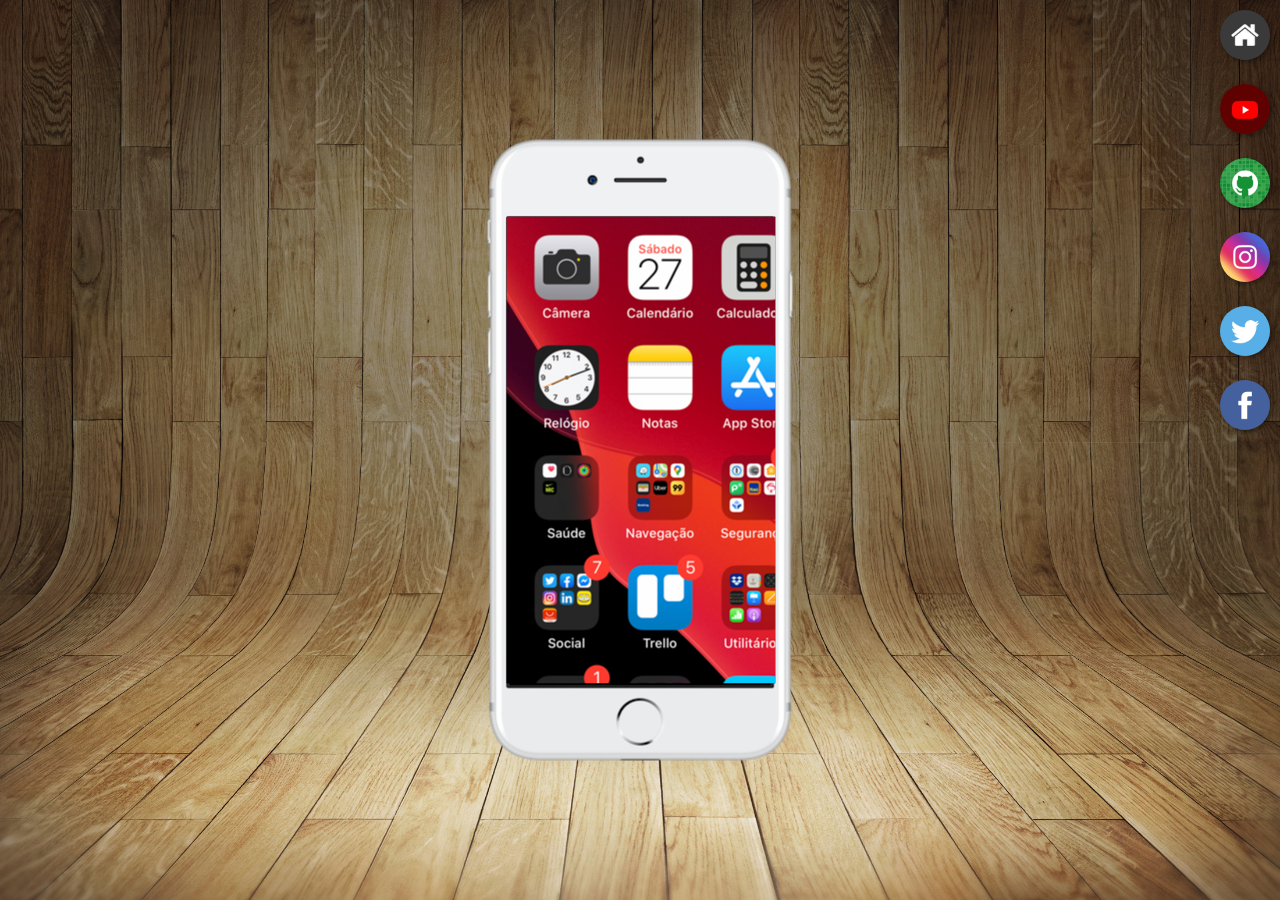
<file: index.html>
<!DOCTYPE html>
<html lang="pt-br">
<head>
    <meta charset="UTF-8">
    <meta name="viewport" content="width=device-width, initial-scale=1.0">
    <title>Projetos Redes Socias</title>
    <link rel="shortcut icon" href="favicon.ico" type="image/x-icon">
    <link rel="stylesheet" href="Estilos/style.css">
</head>
<body>
     <main>
        <section id="telefone">
        <iframe src="home.html" name="tela" id="tela" frameborder="0">seu navrgador não é compativel com isso.</iframe>
        </section>
        <section id="redes-sociais">
        <a href="home.html" target="tela"><img src="imagens/logo-home.jpg" alt="Home"></a><br>
        <a href="youtube.html" target="tela"><img src="imagens/logo-youtube.jpg" alt="youtube"></a><br>
        <a href="github.html" target="tela"><img src="imagens/logo-github.jpg" alt="github"></a><br>
        <a href="instagram.html " target="tela"><img src="imagens/logo-instagram.jpg" alt="instagram"></a><br>
        <a href="twitter.html" target="tela"><img src="imagens/logo-twitter.jpg" alt="twitter"></a><br>
        <a href="facebook.html" target="tela"><img src="imagens/logo-facebook.jpg" alt=""></a>
        </section>
     </main>   
</body>
</html>
</file>
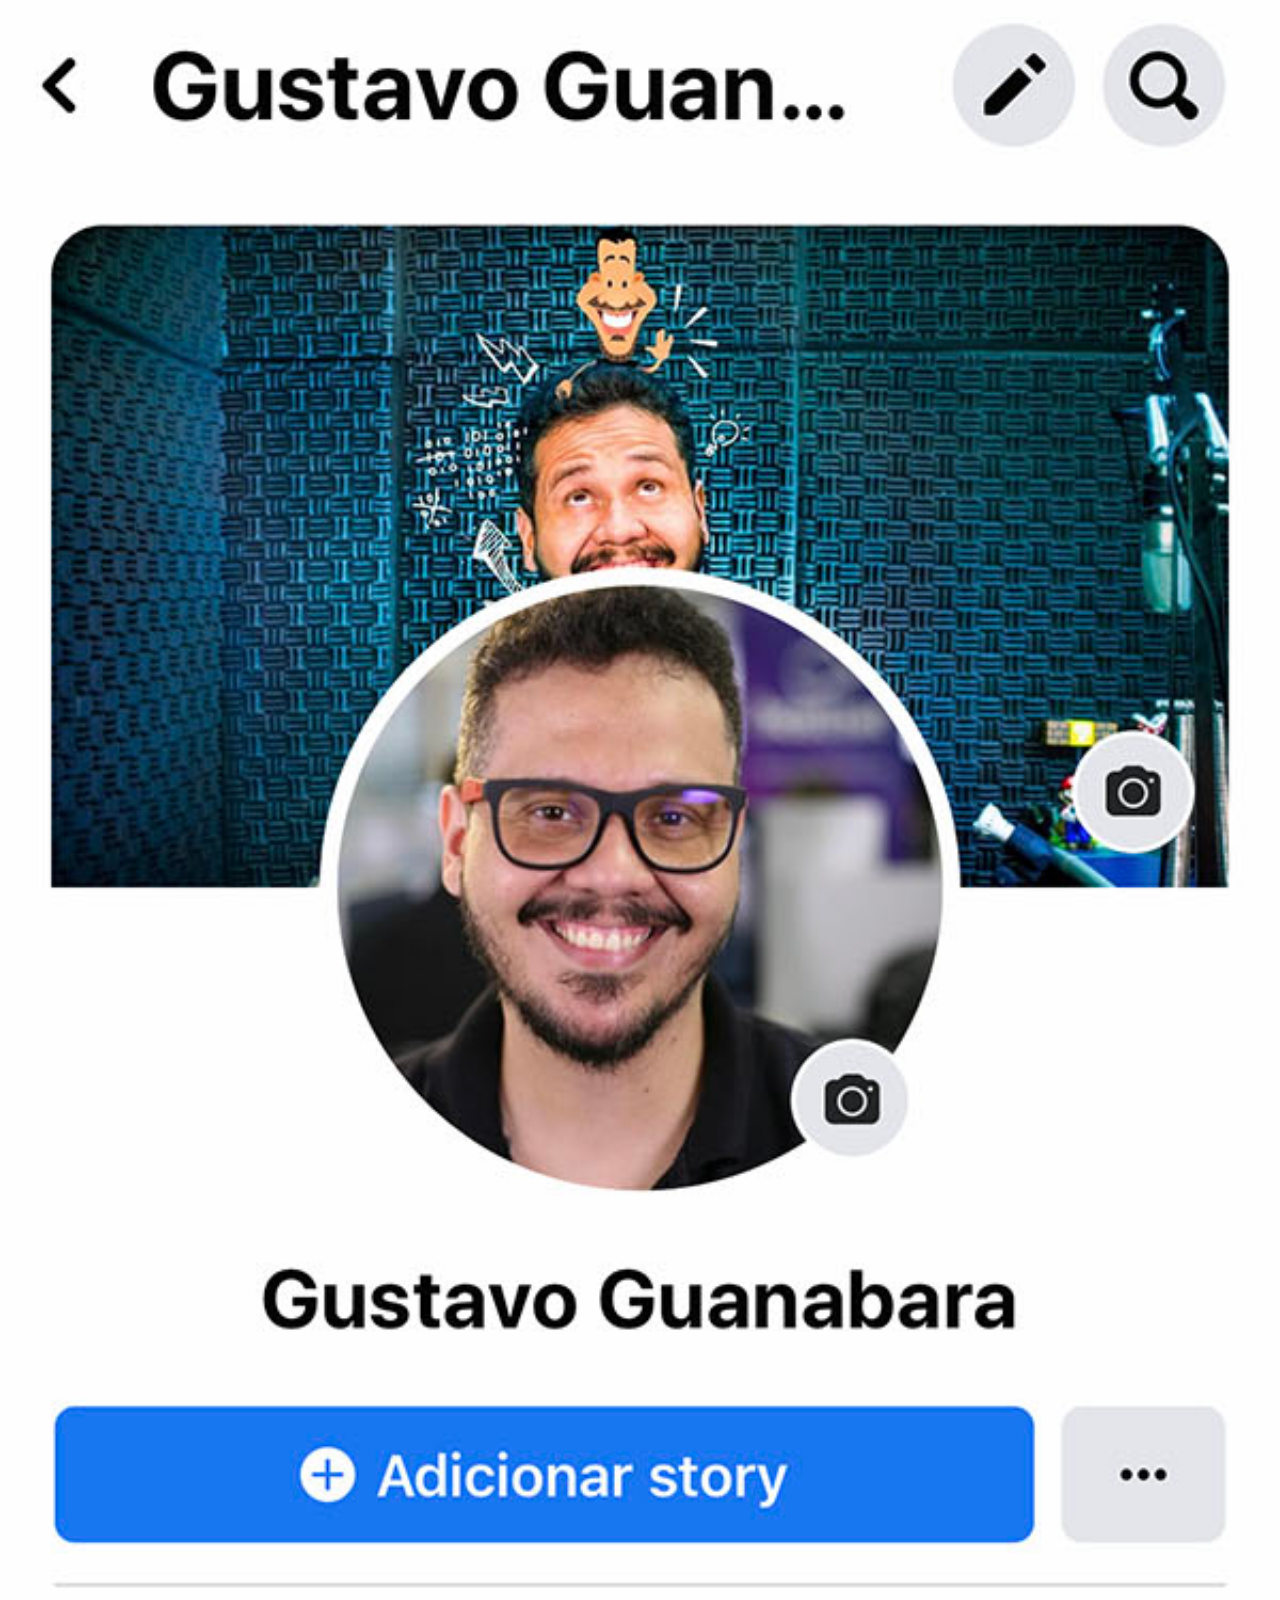
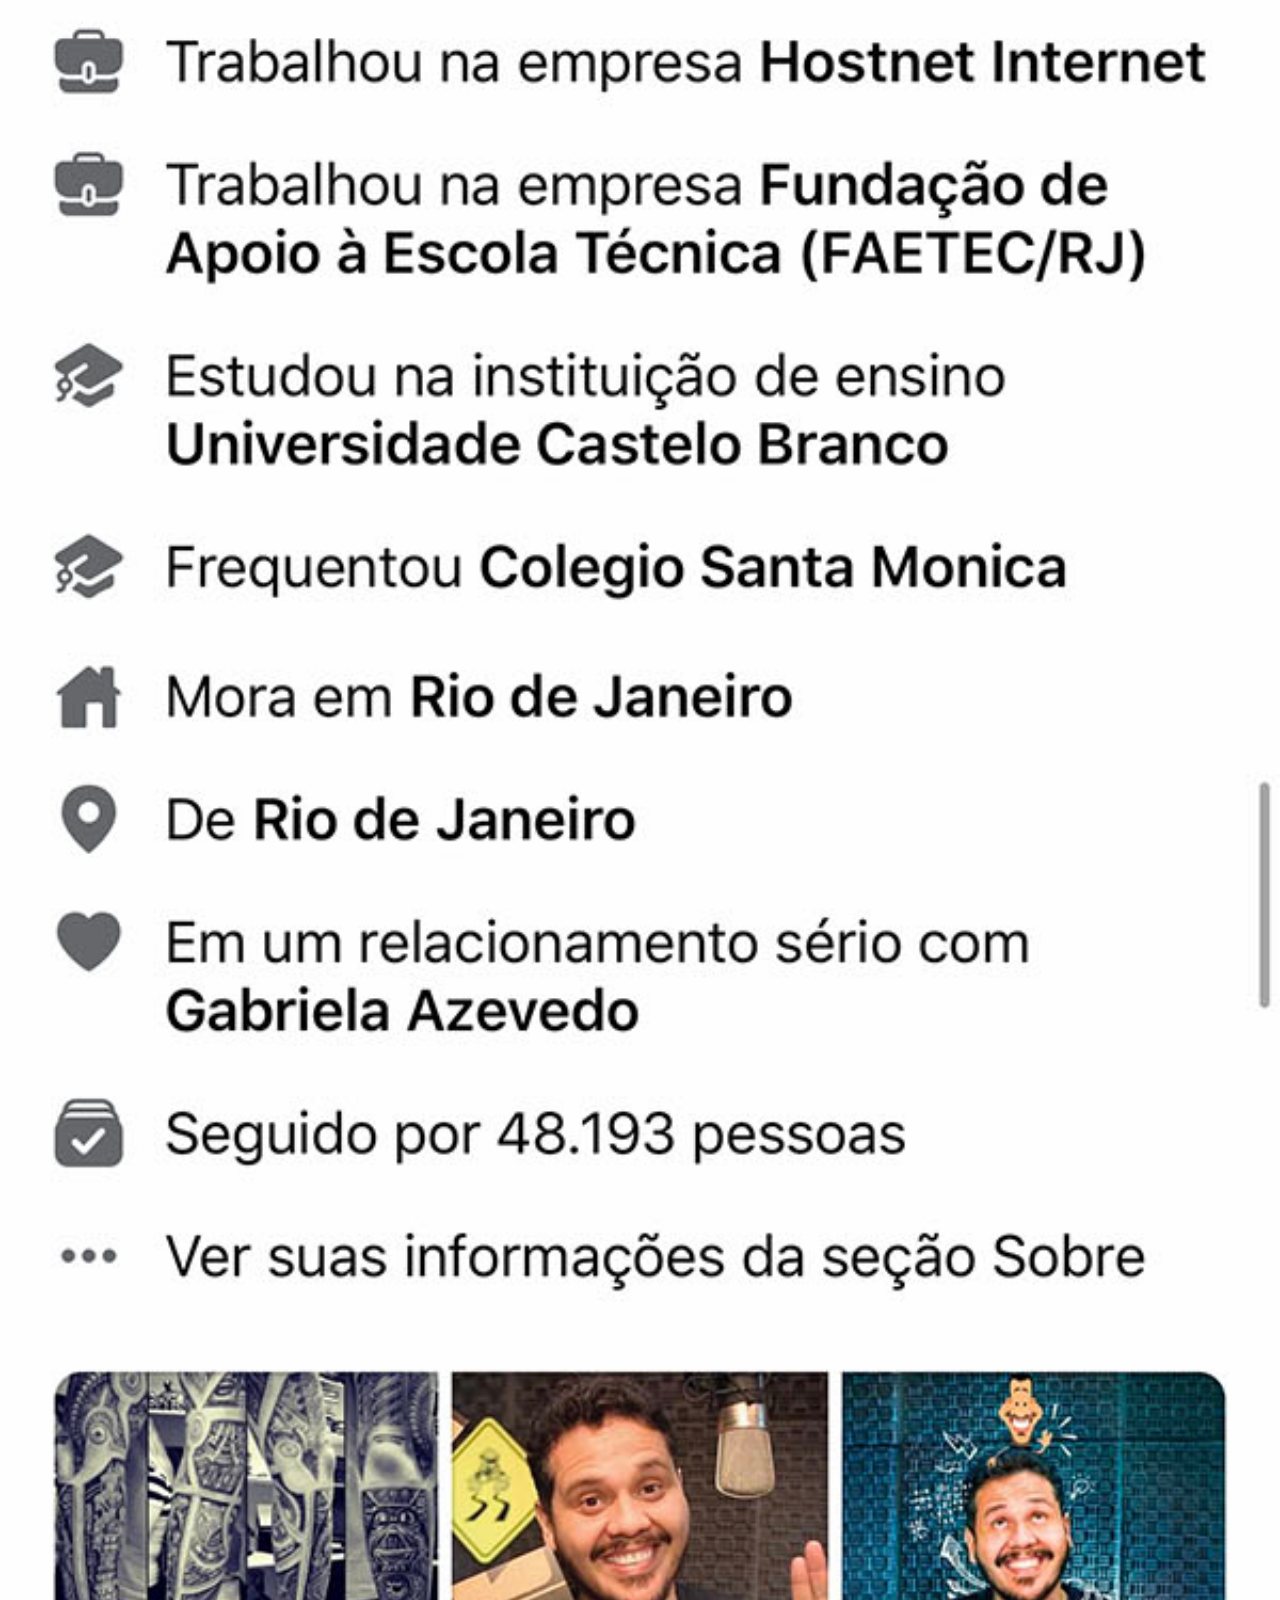
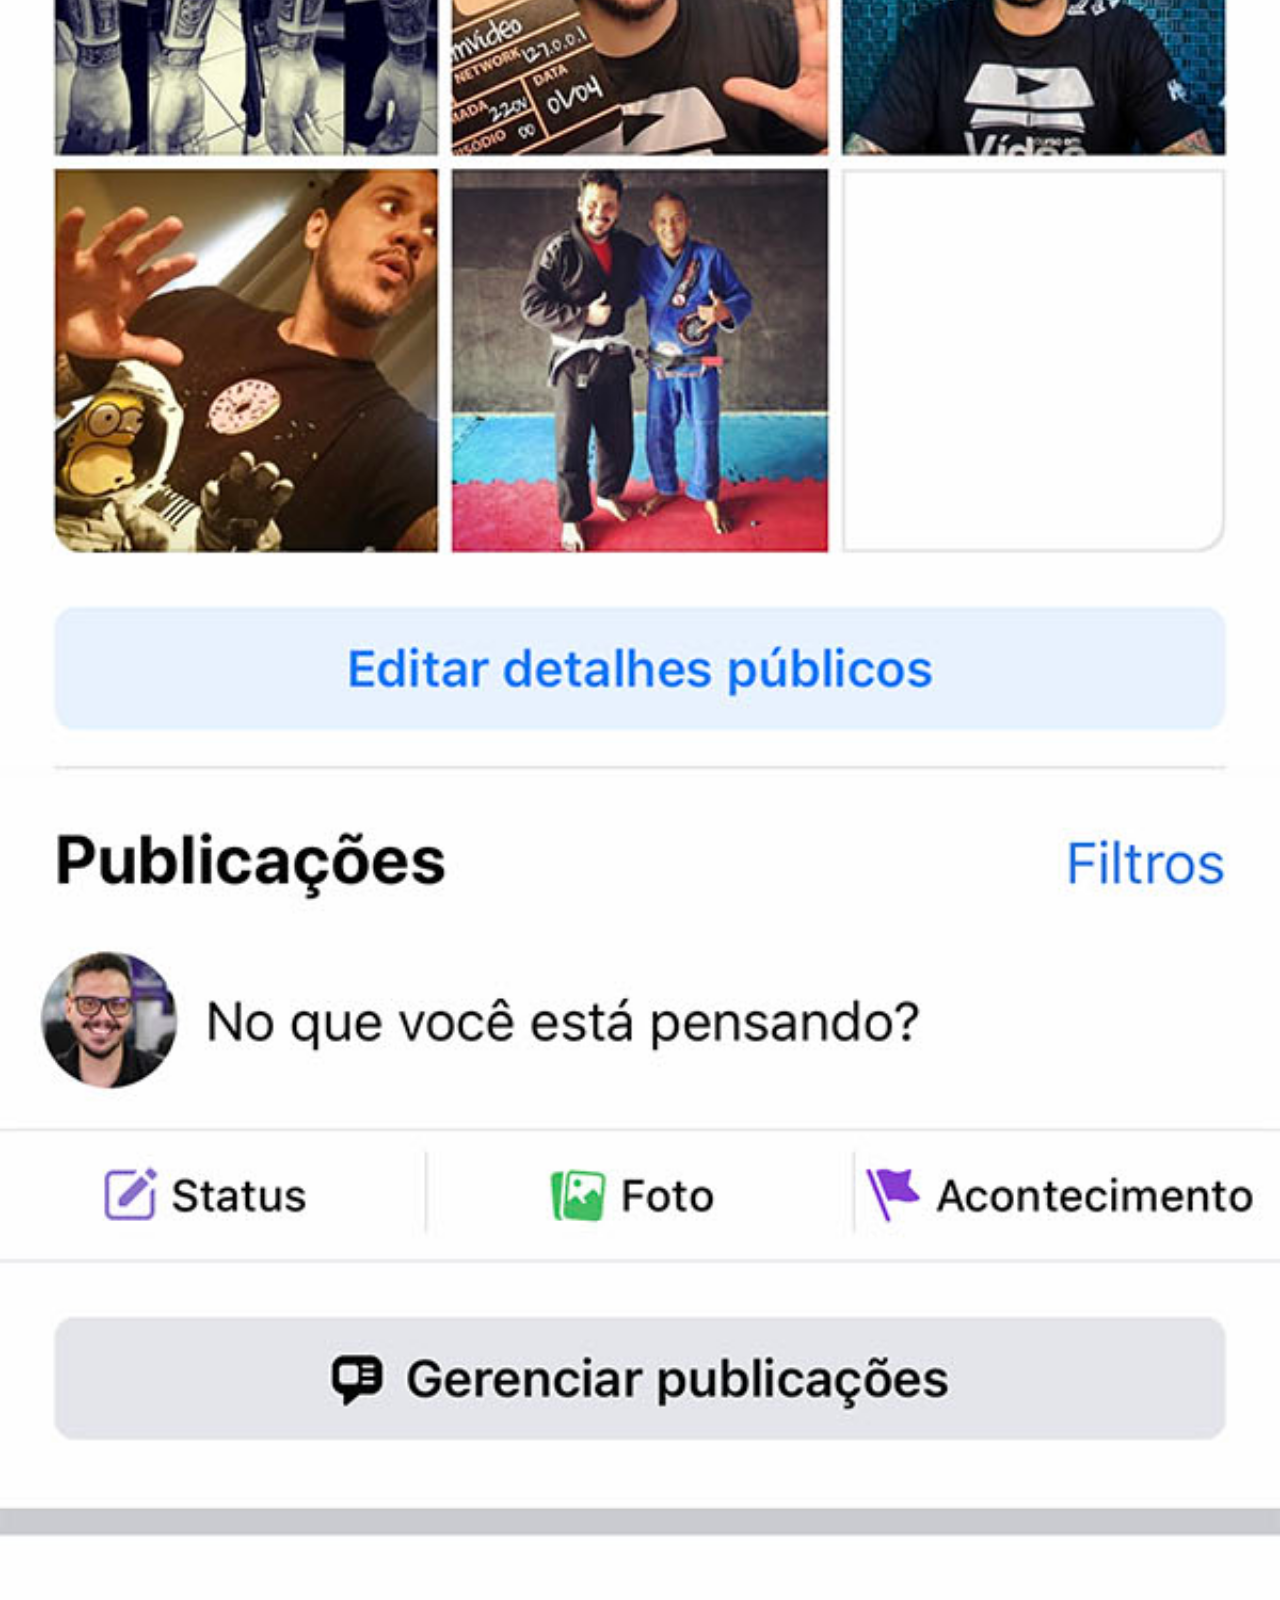
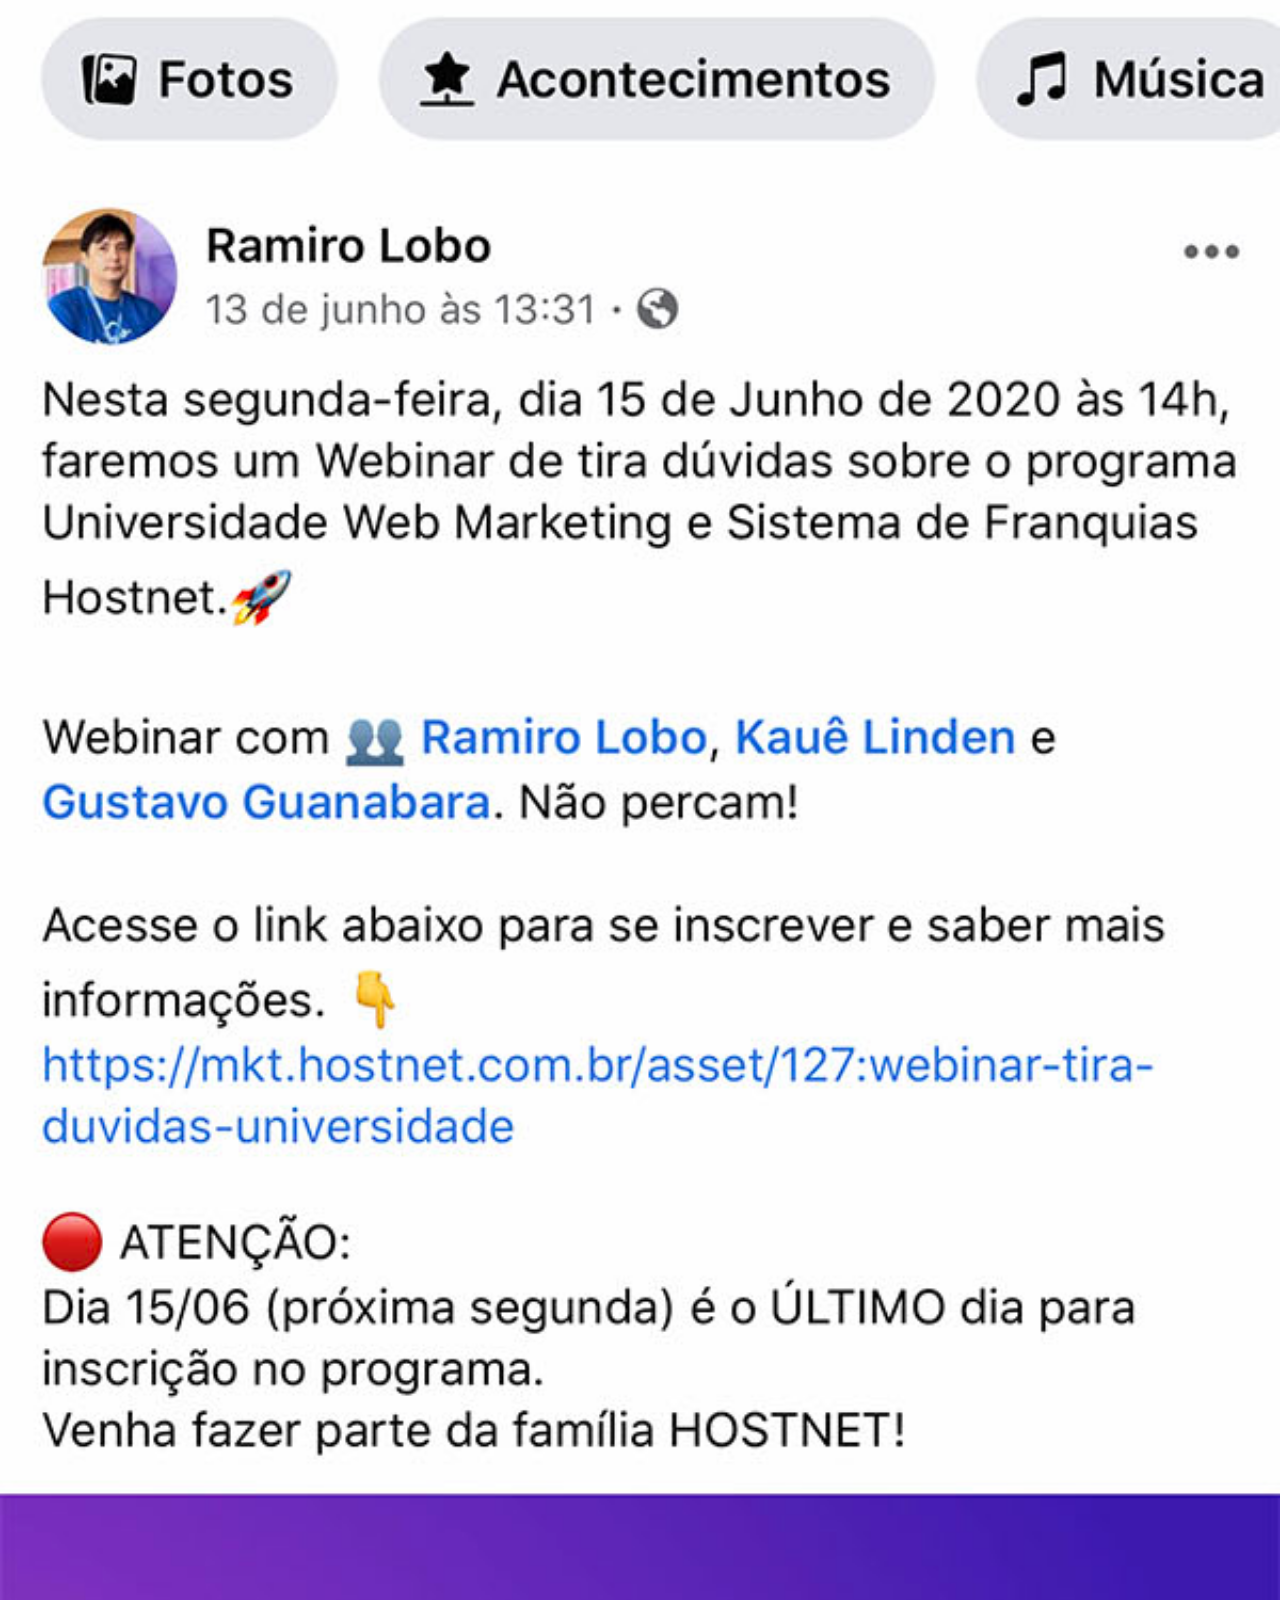
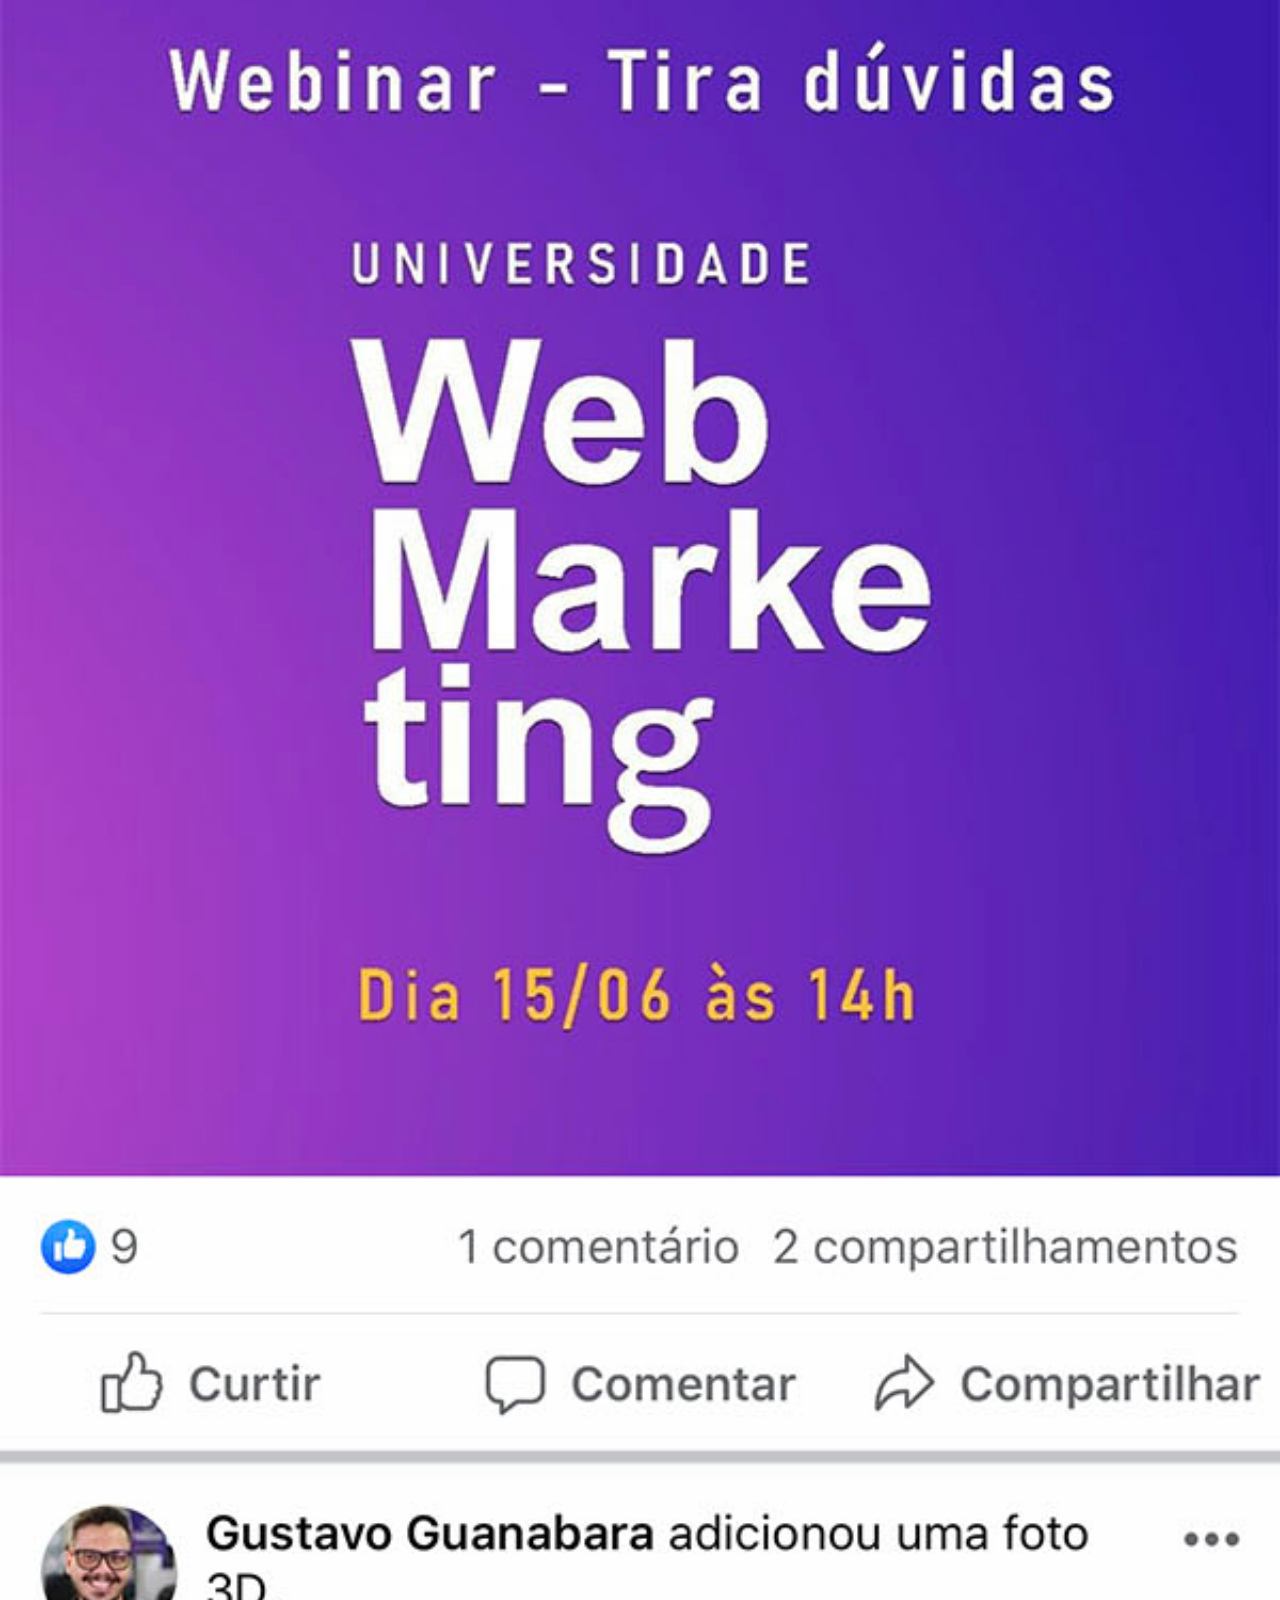
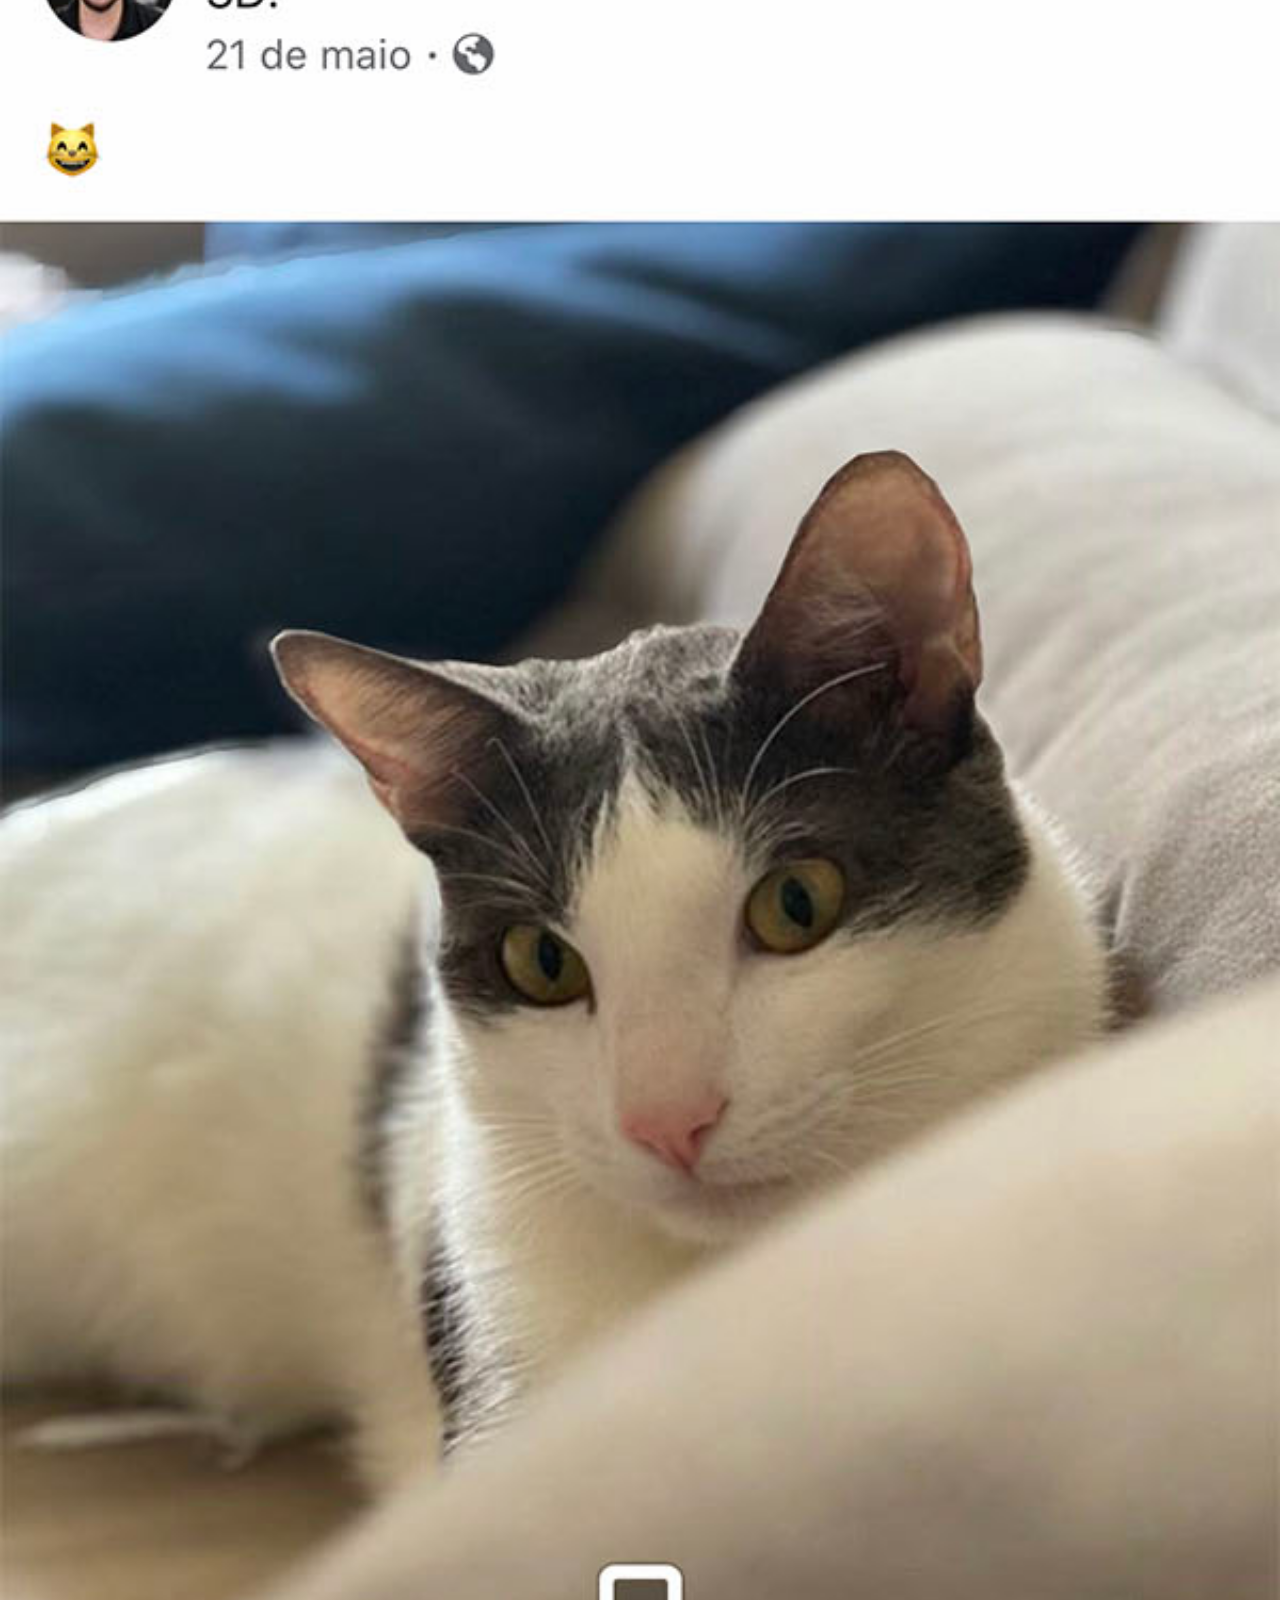
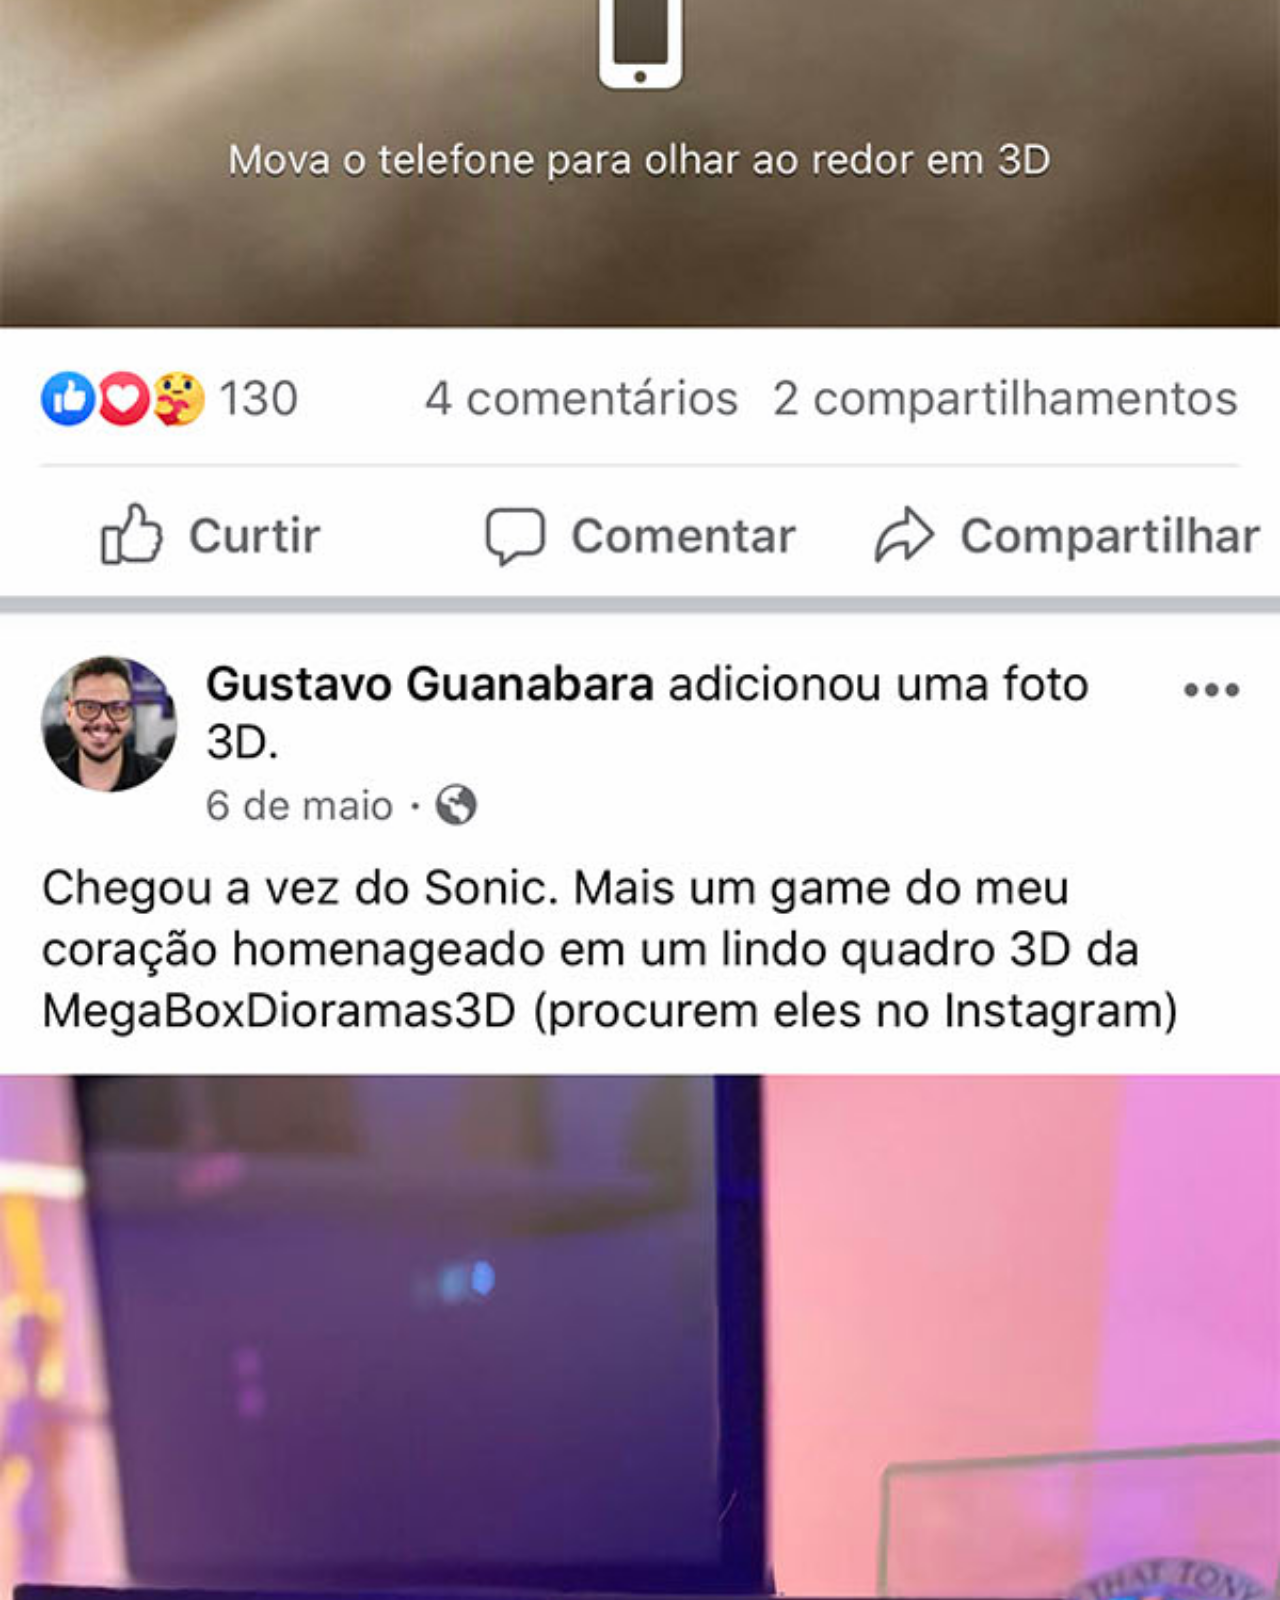
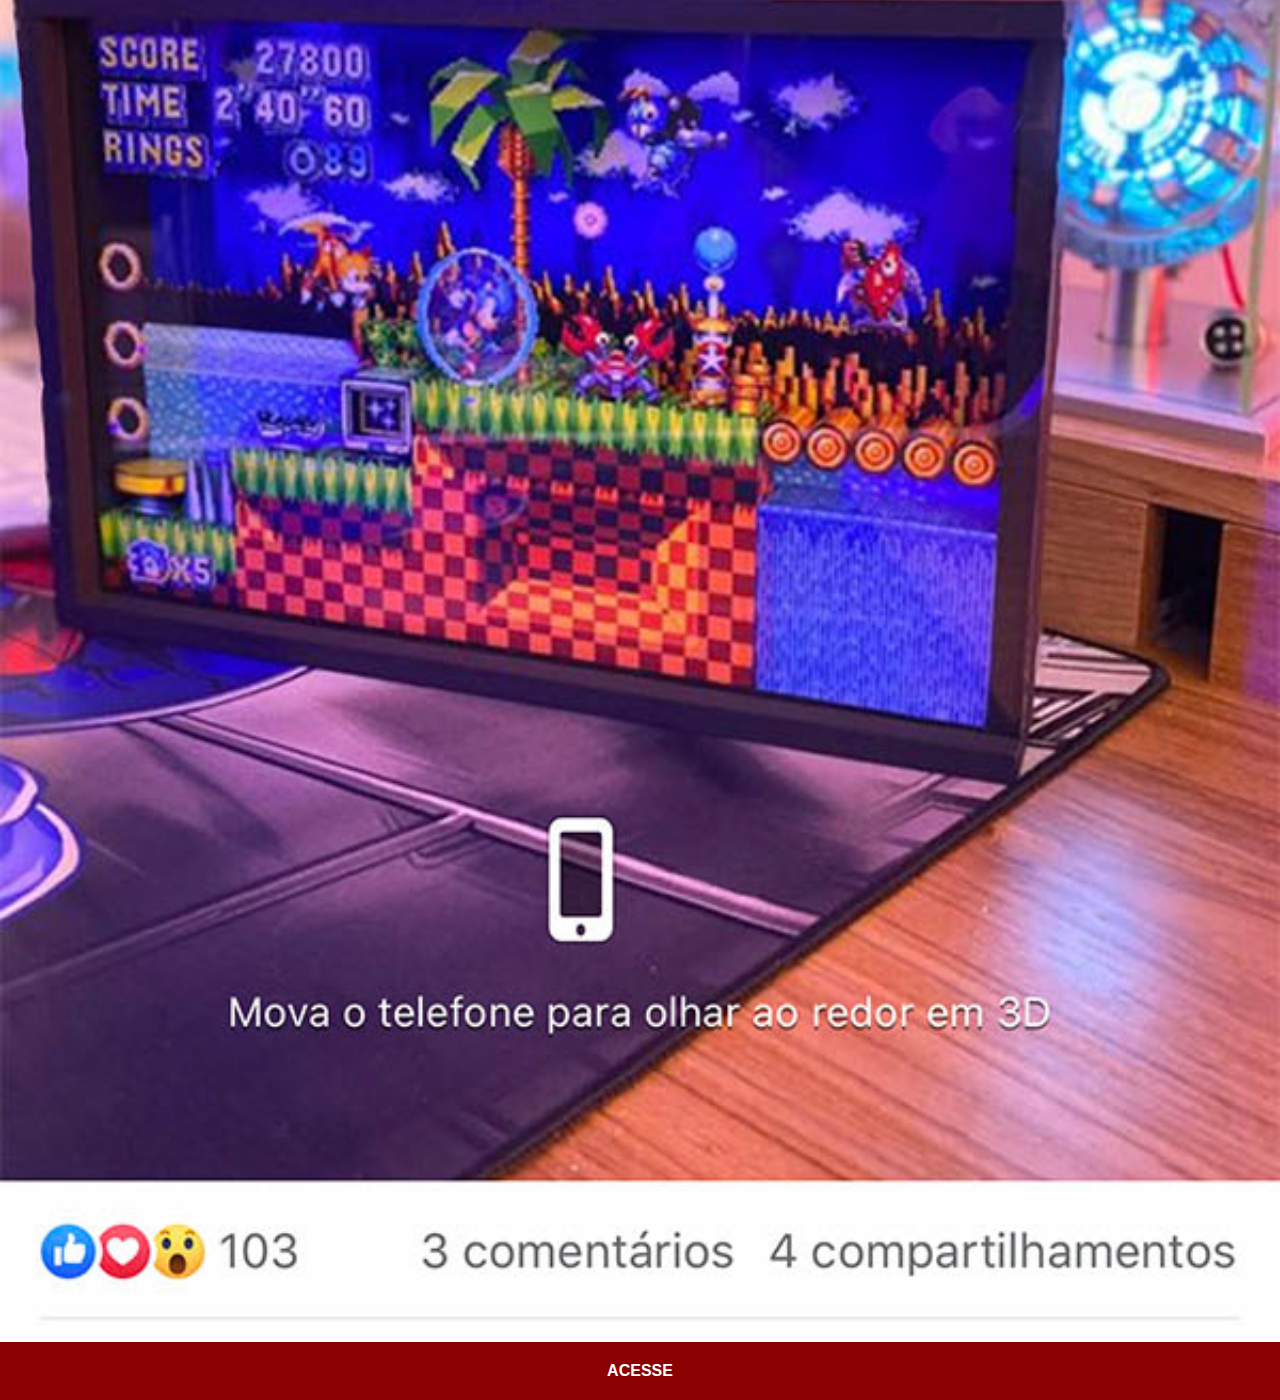
<file: facebook.html>
<!DOCTYPE html>
<html lang="pt-br">
<head>
    <meta charset="UTF-8">
    <meta name="viewport" content="width=device-width, initial-scale=1.0">
    <title>Facebook</title>
    <link rel="stylesheet" href="Estilos/social.css">
</head>
<body>
    <img src="imagens/tela-facebook.jpg" alt="Facebook">
    <a href="https://www.facebook.com/gustavoguanabara/?locale=pt_BR" target="_blank">ACESSE</a>
</body>
</html>
</file>
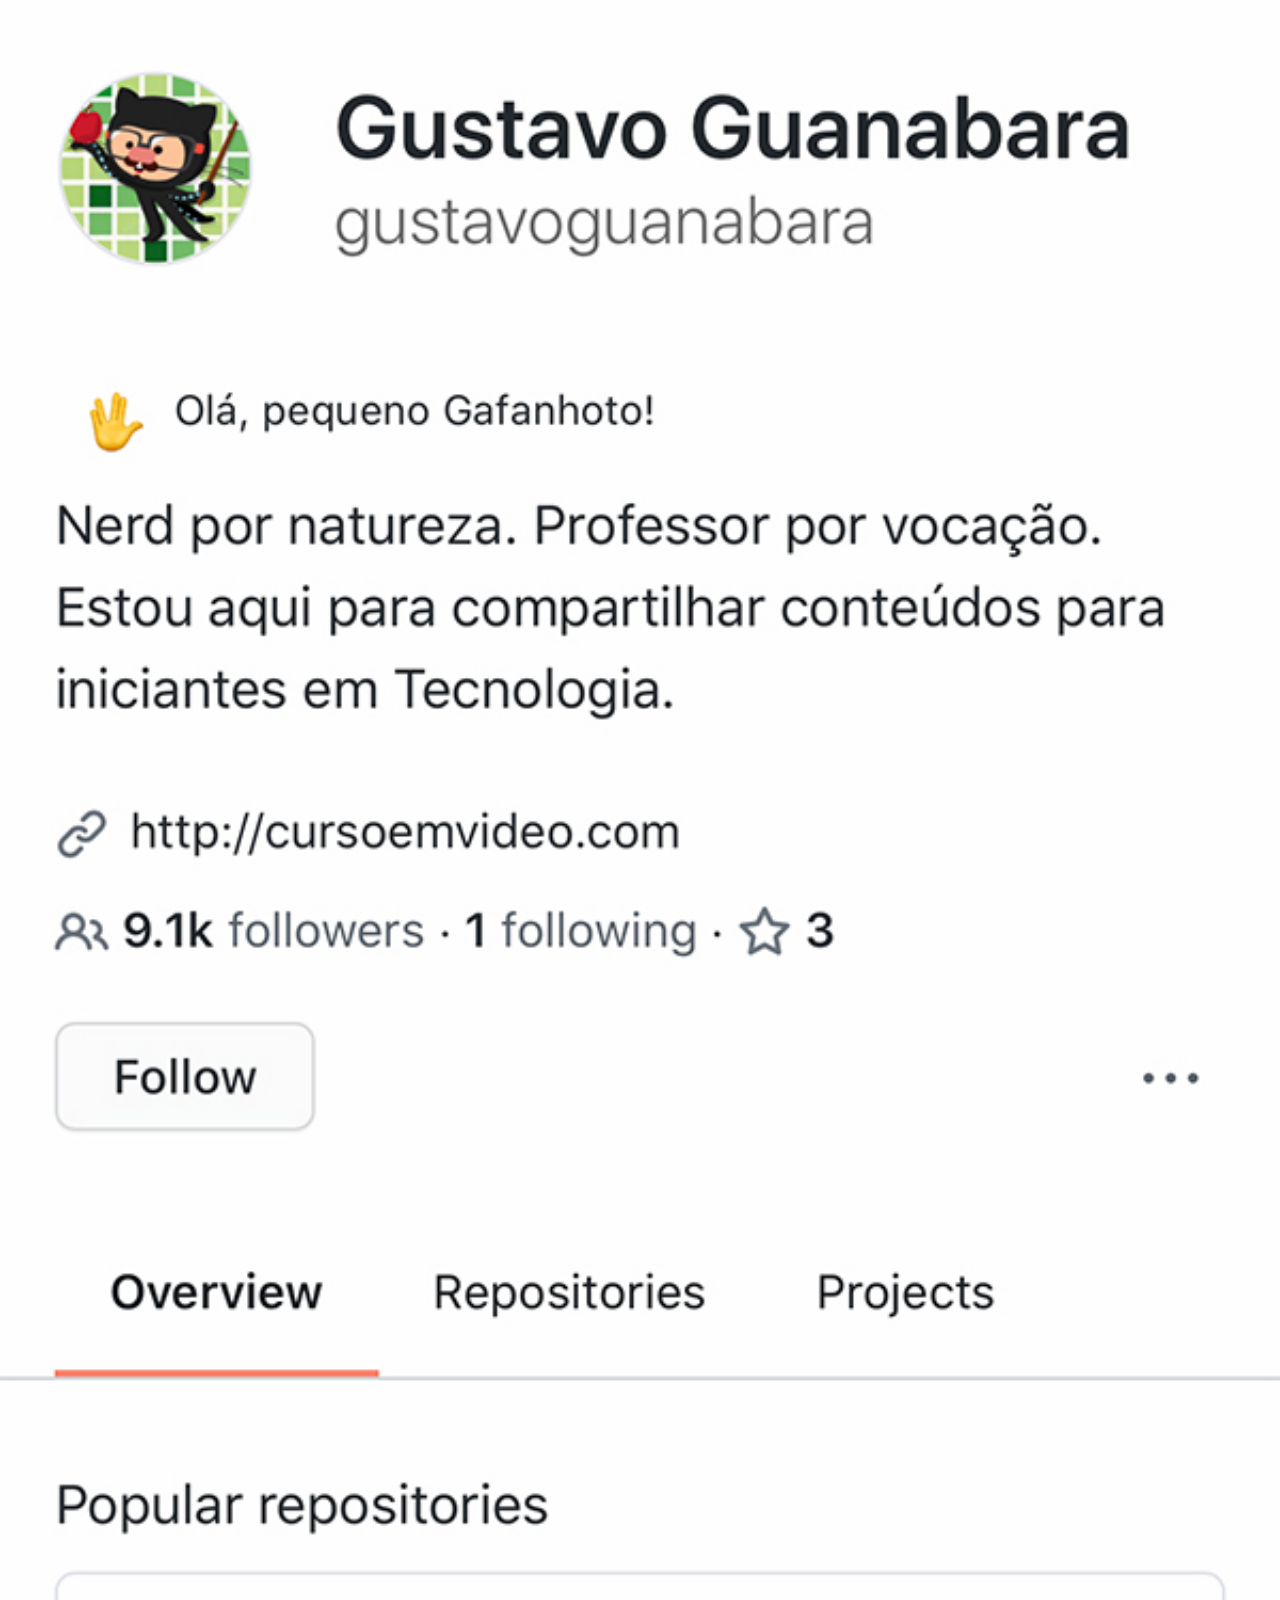
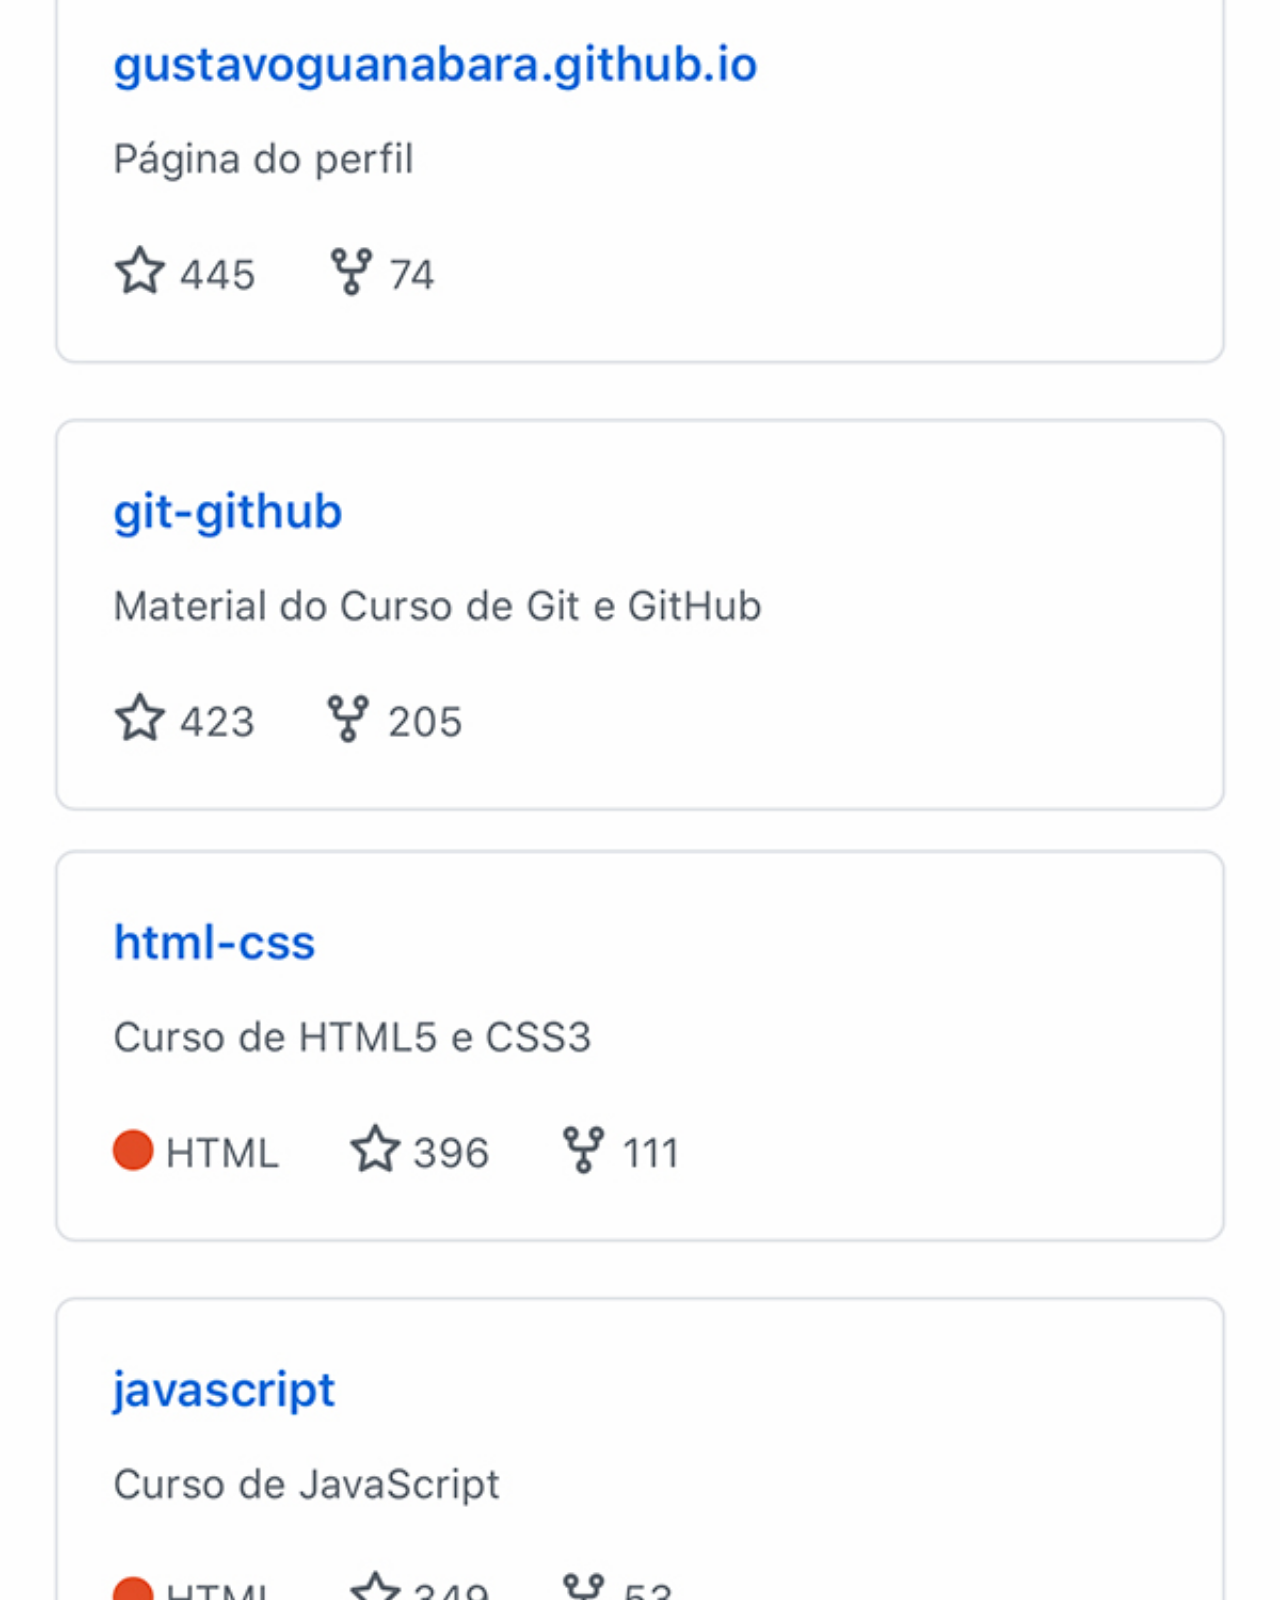
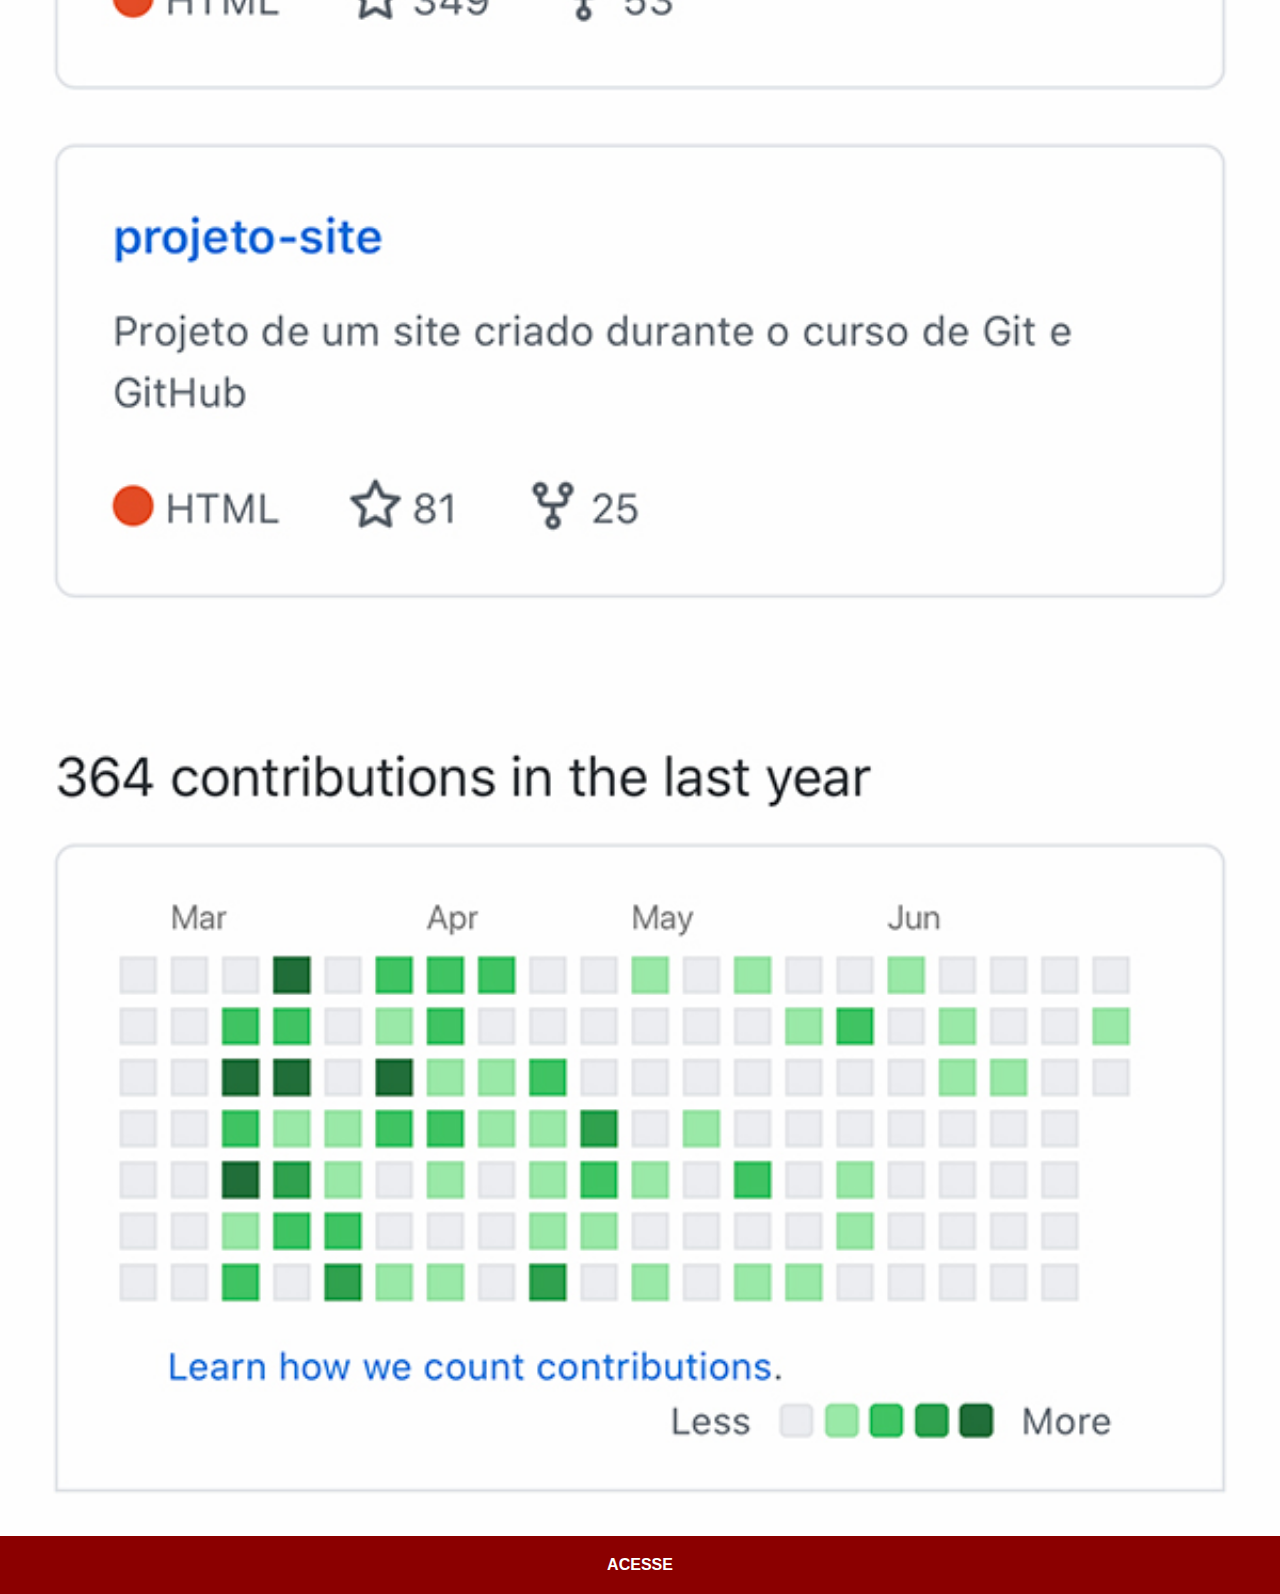
<file: github.html>
<!DOCTYPE html>
<html lang="pt-br">
<head>
    <meta charset="UTF-8">
    <meta name="viewport" content="width=device-width, initial-scale=1.0">
    <title>GitHub</title>
    <link rel="stylesheet" href="Estilos/social.css">
</head>
<body>
    <img src="imagens/tela-github.jpg" alt="GitHub">
    <a href="https://github.com/gustavoguanabara" target="_blank">ACESSE</a>
</body>
</html>
</file>
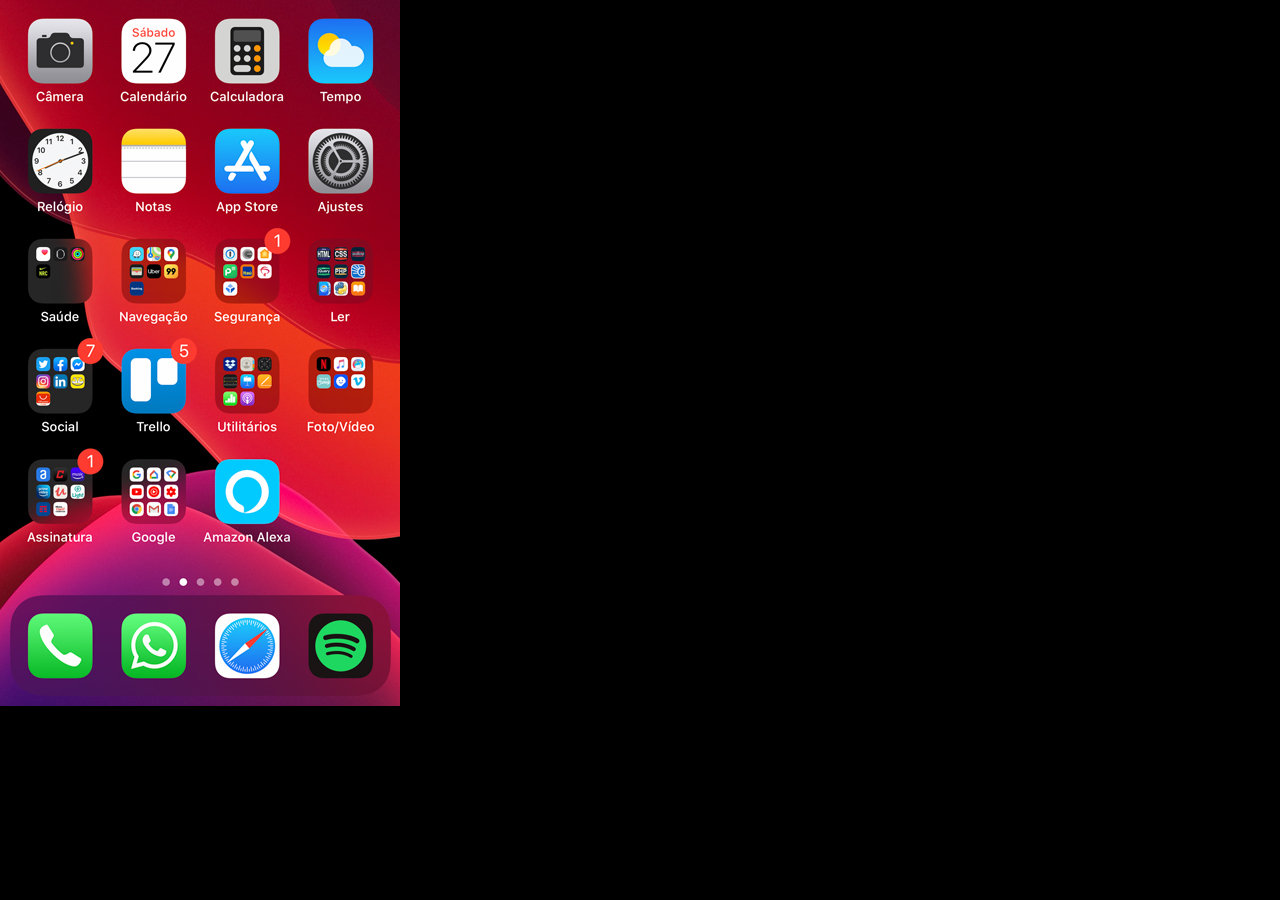
<file: home.html>
<!DOCTYPE html>
<html lang="pt-br">
<head>
    <meta charset="UTF-8">
    <meta name="viewport" content="width=device-width, initial-scale=1.0">
    <title>Home</title>
    <style>
        *{
            margin: 0px;
            padding: 0px;
        }
        body{
            width: 100vw;
            height: 100vh;
            background: black url('../imagens/tela-home.jpg')no-repeat;
        }
    </style>
</head>
<body>
    
</body>
</html>
</file>
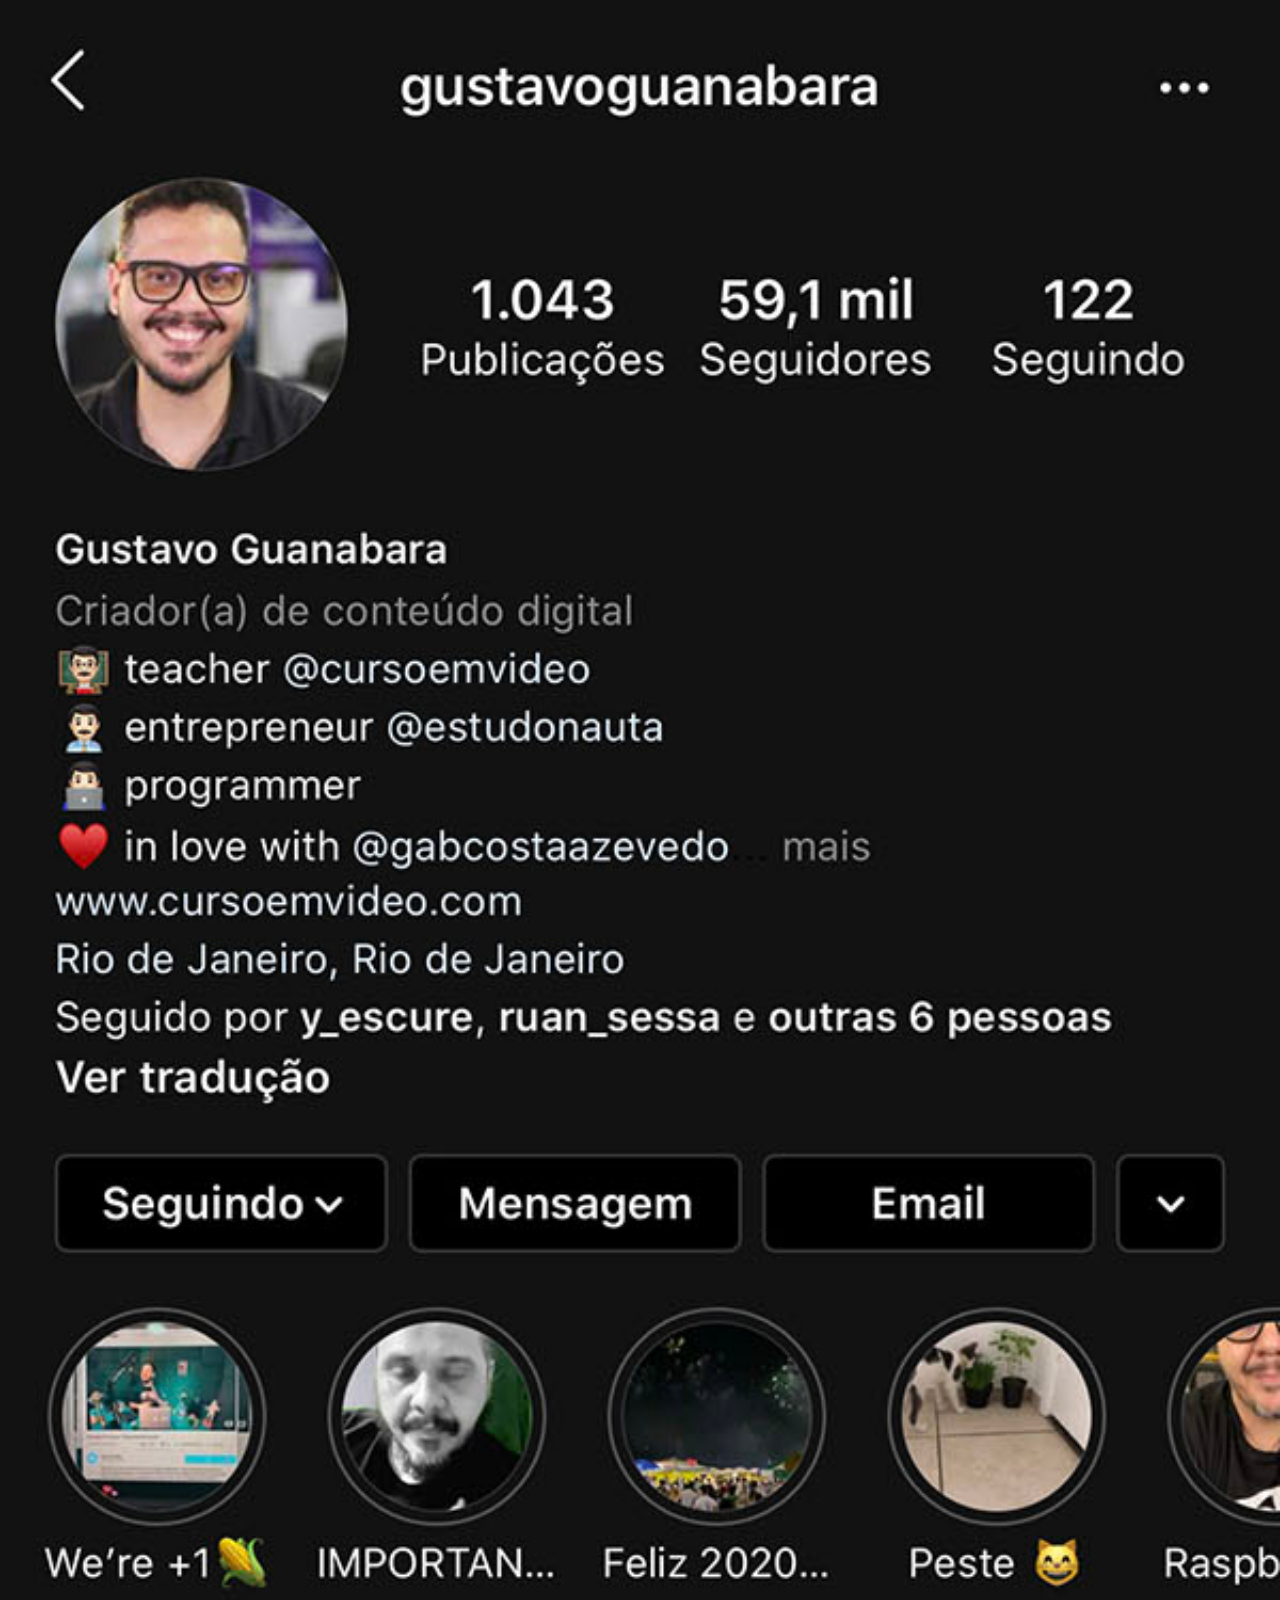
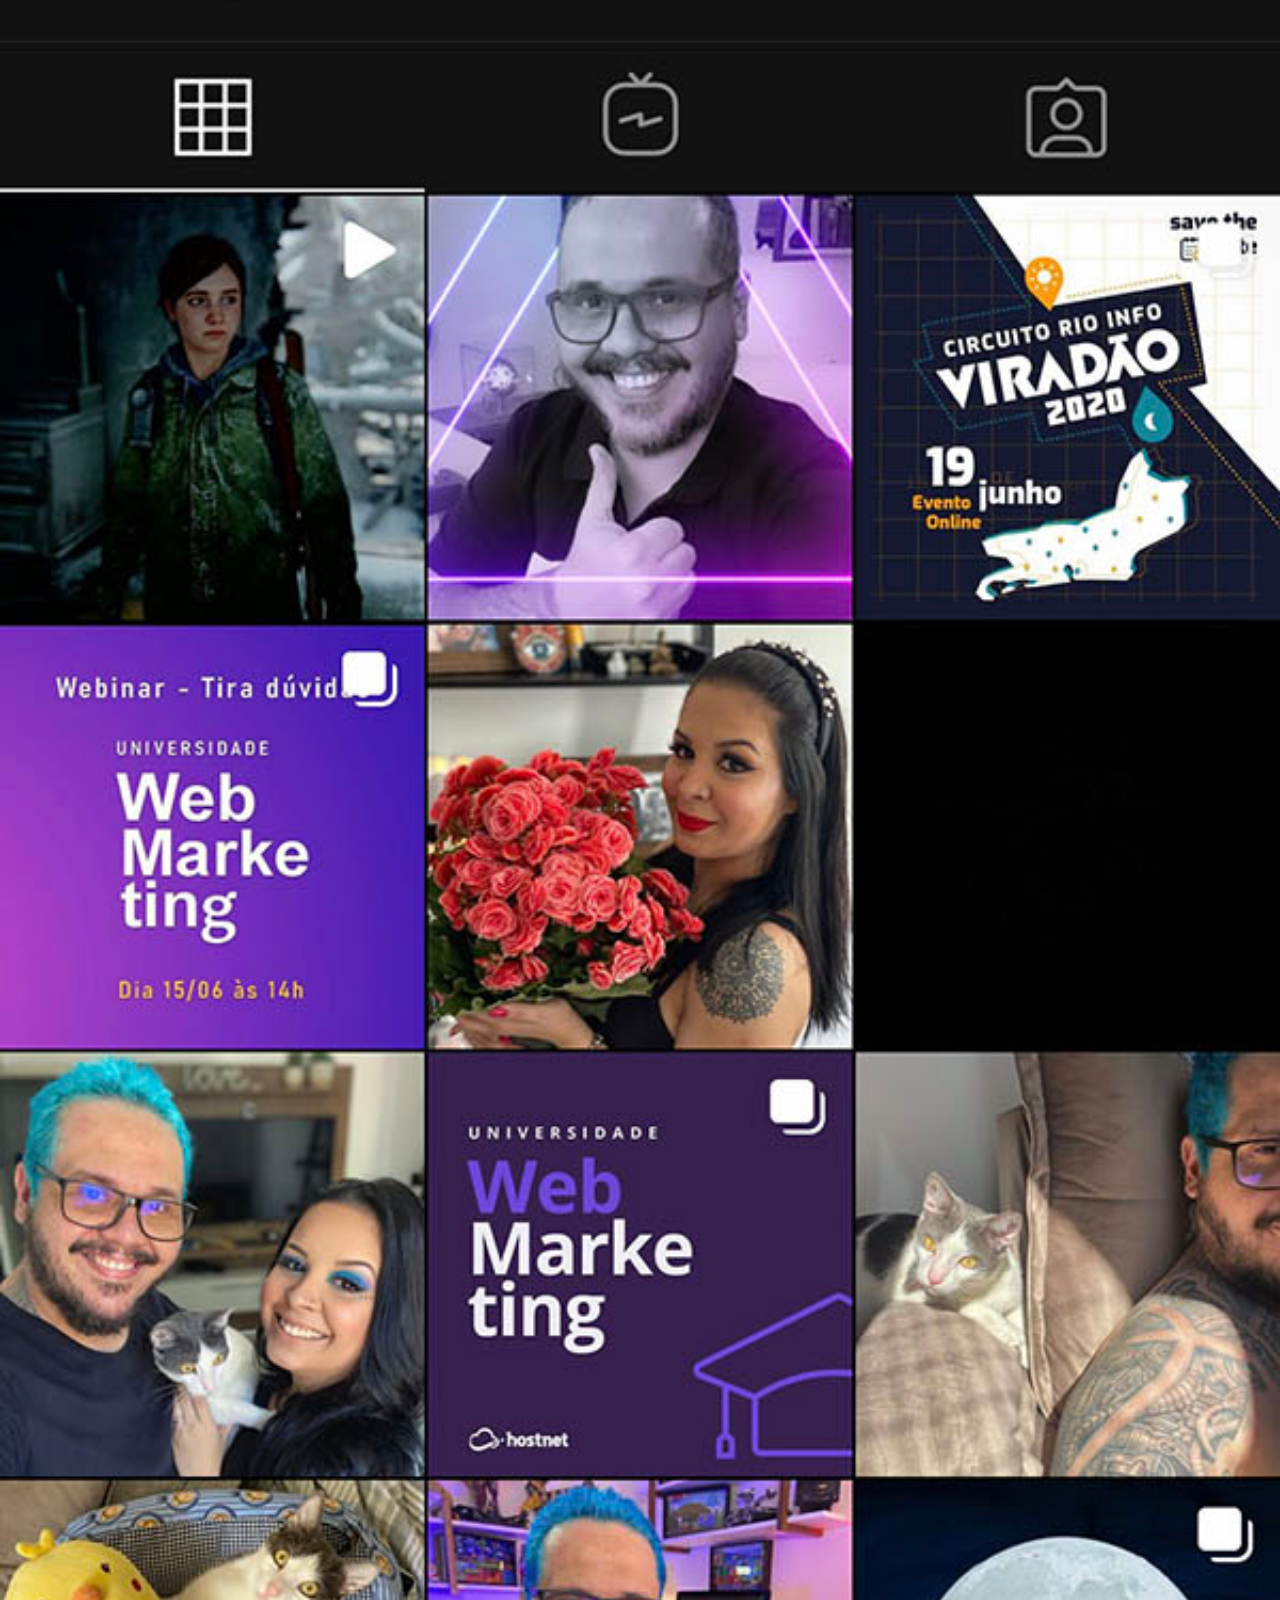
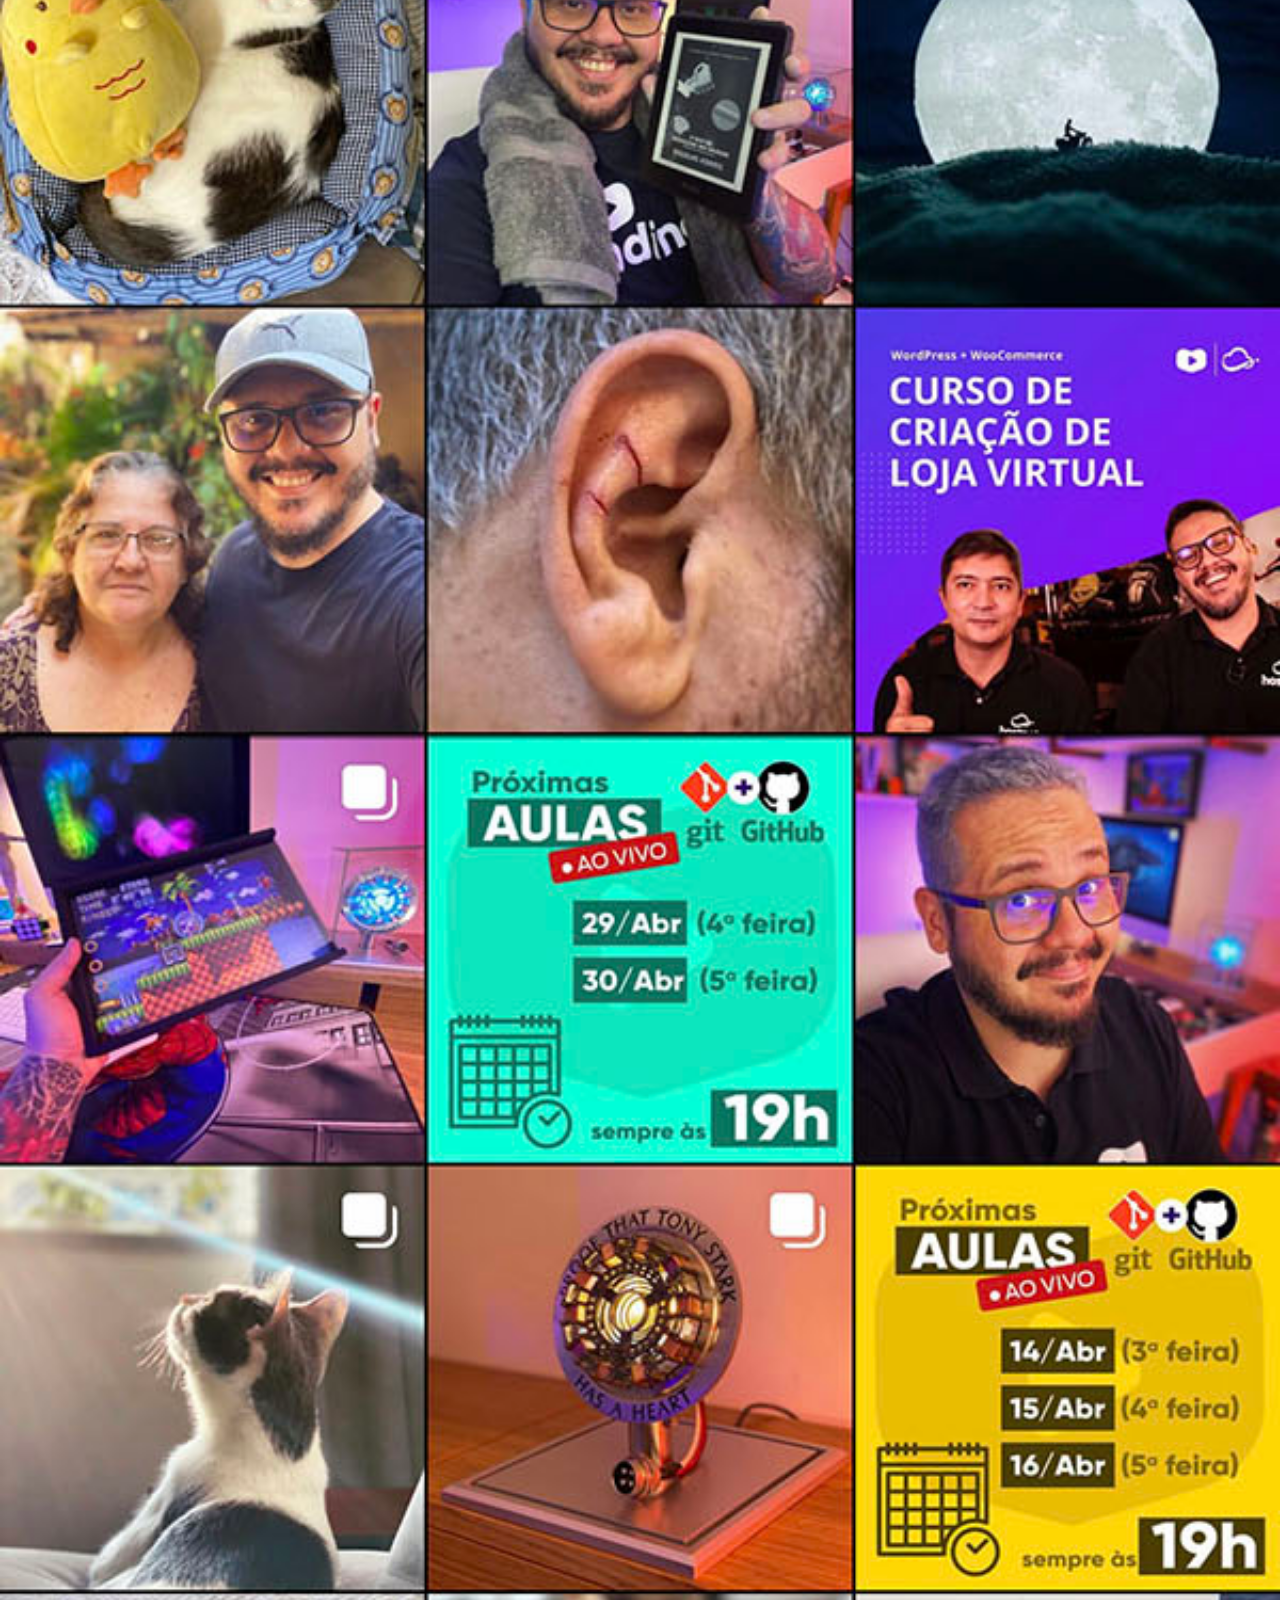
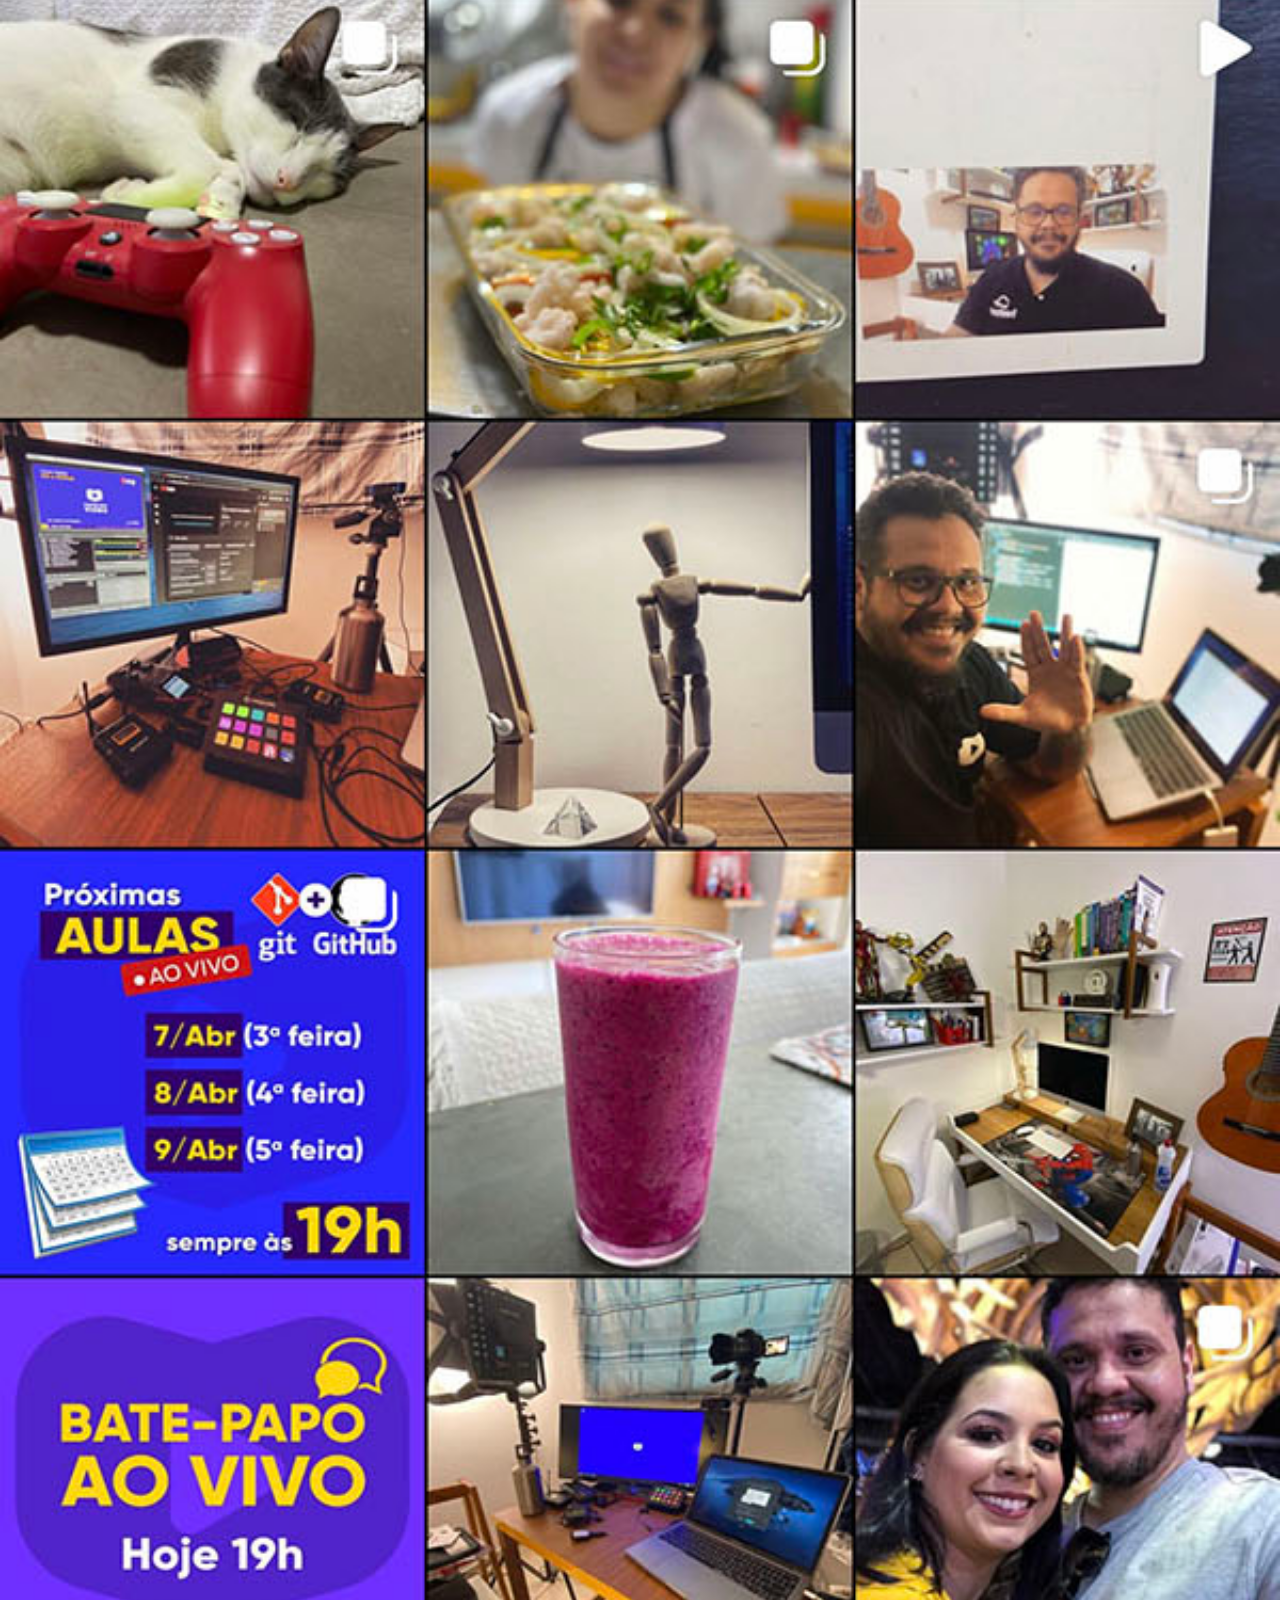
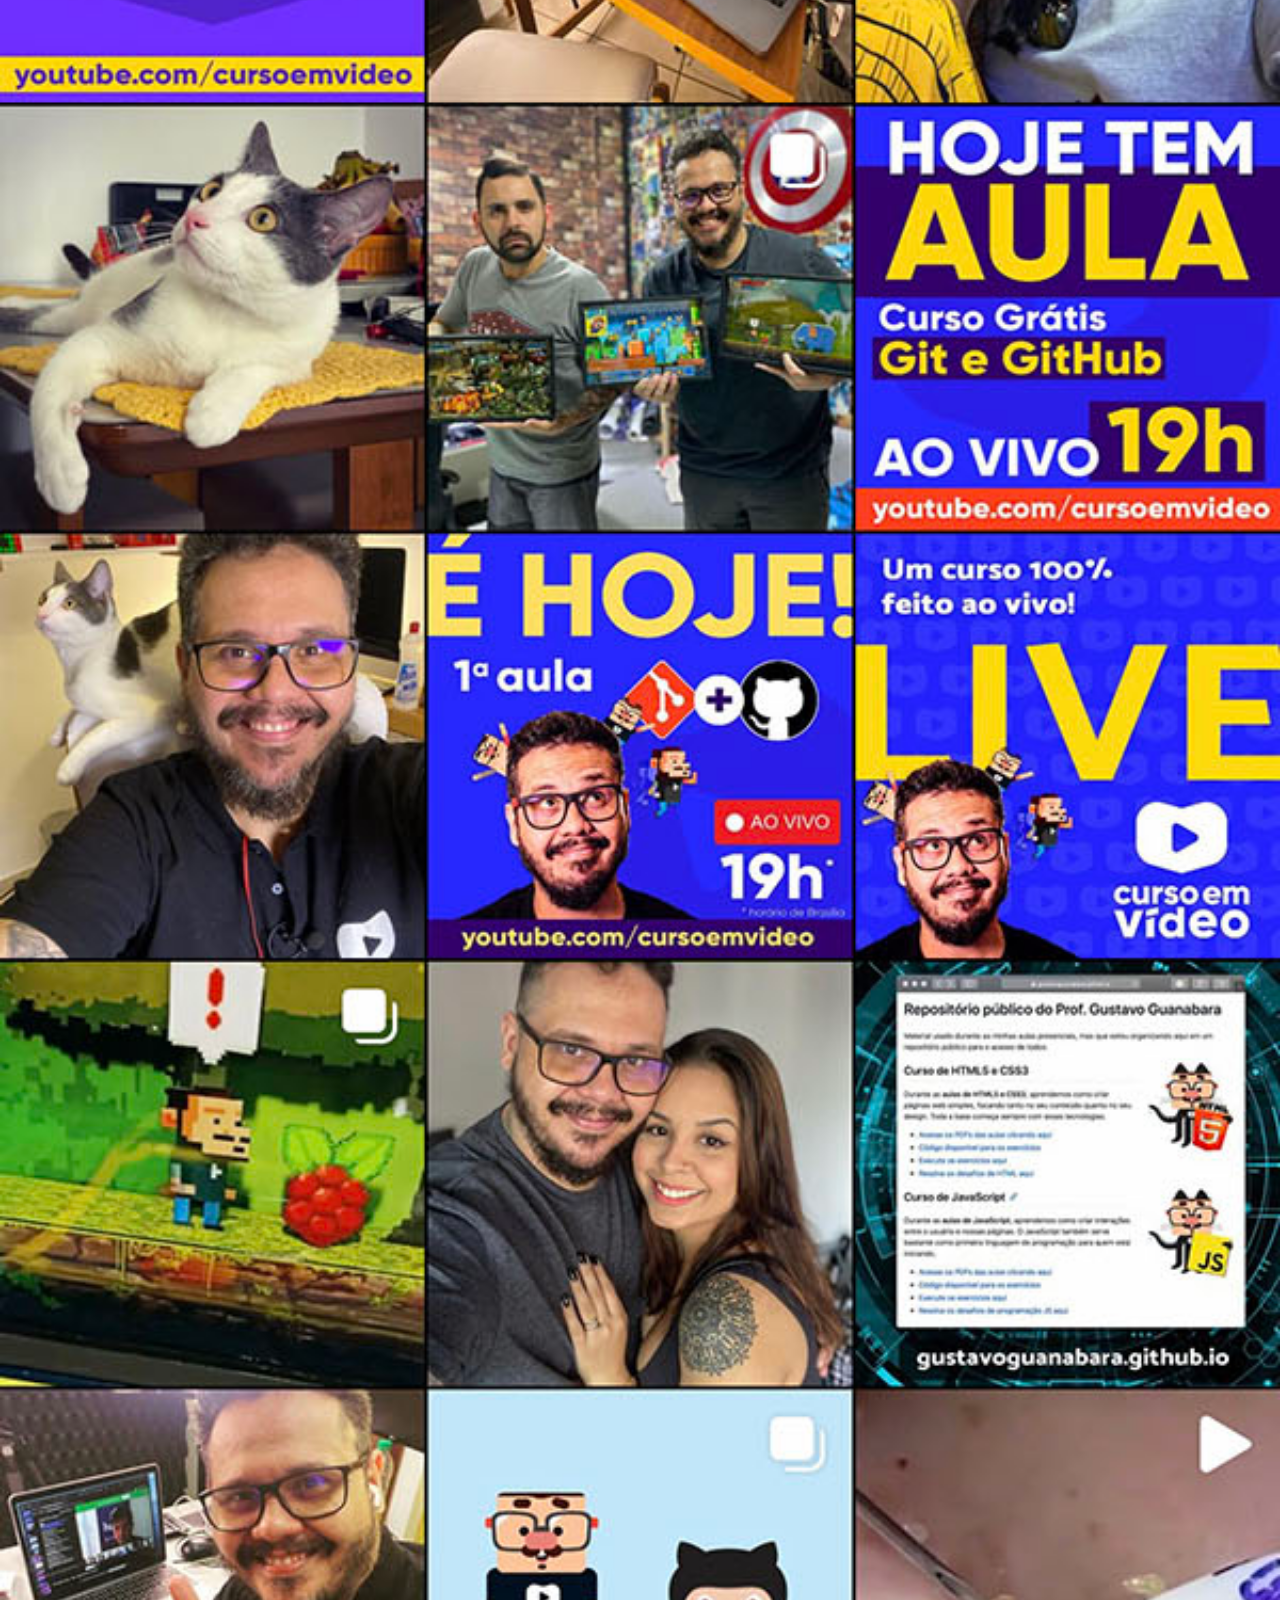
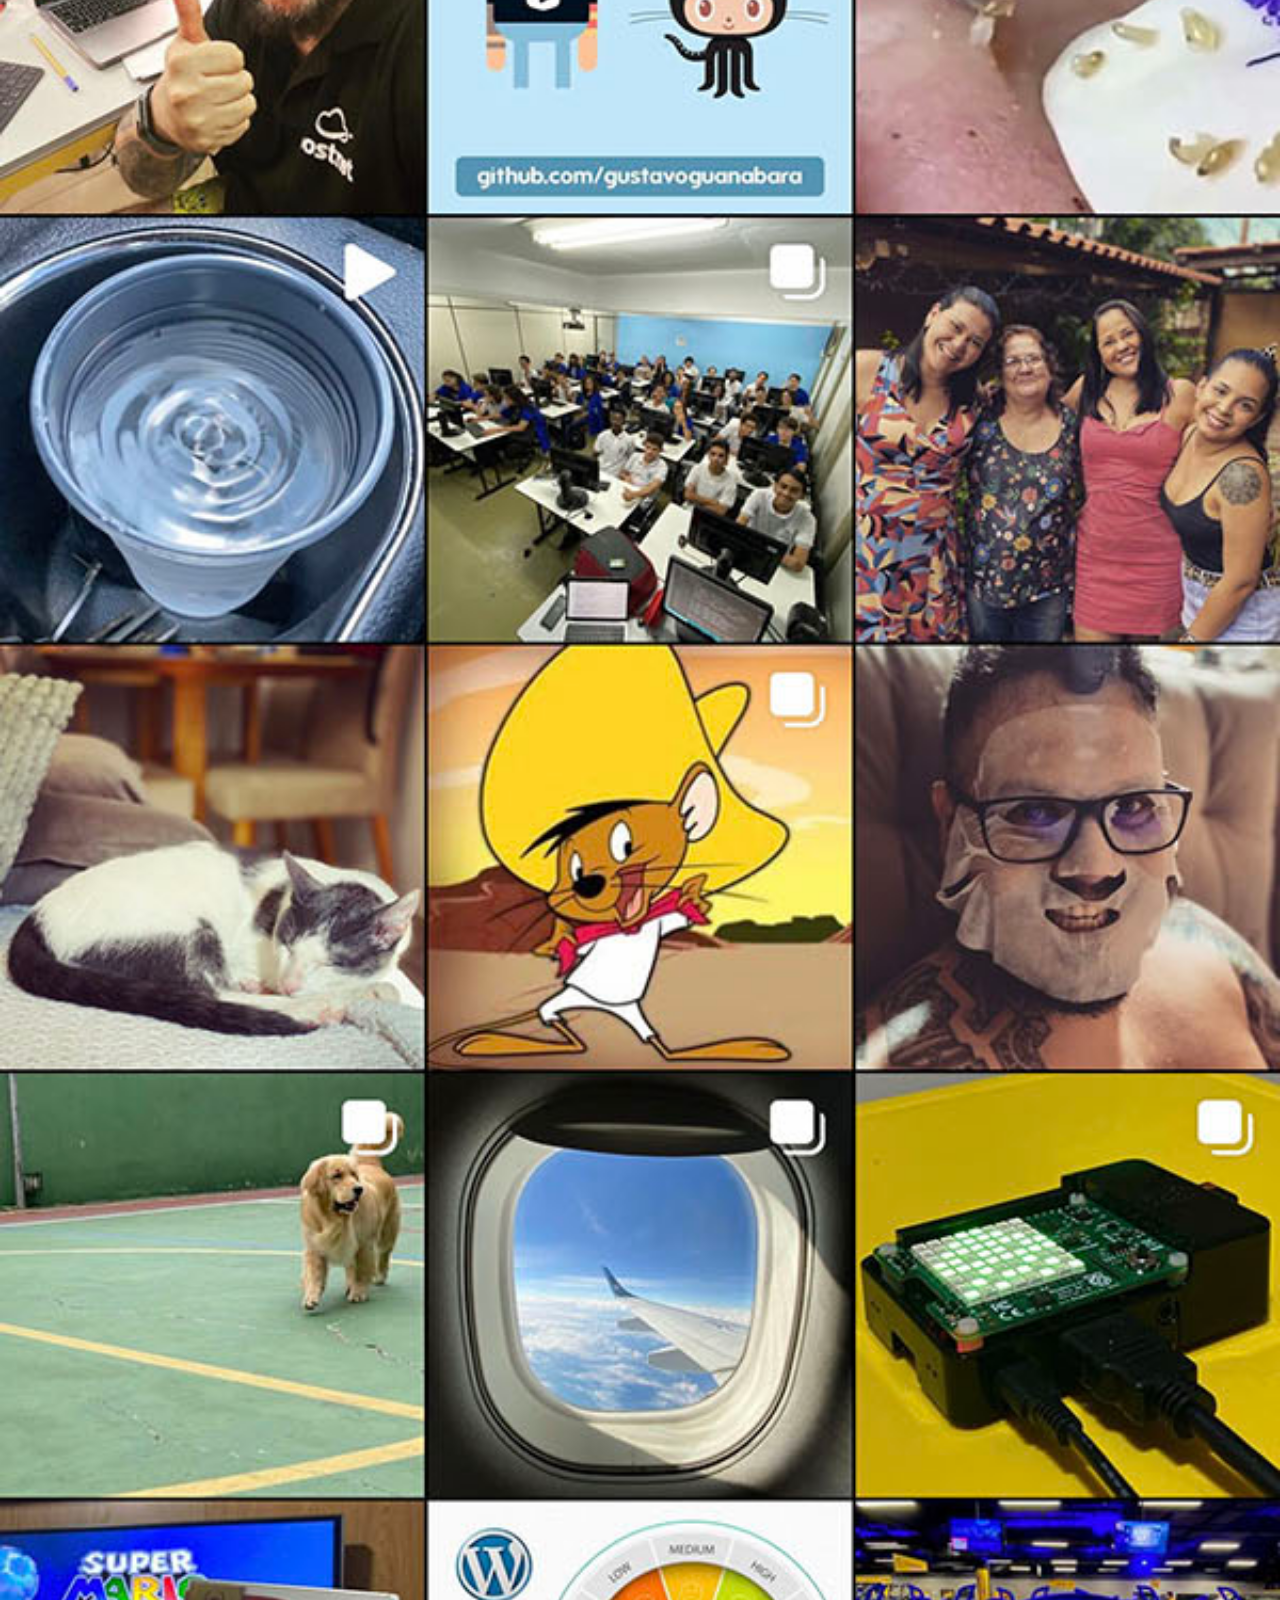
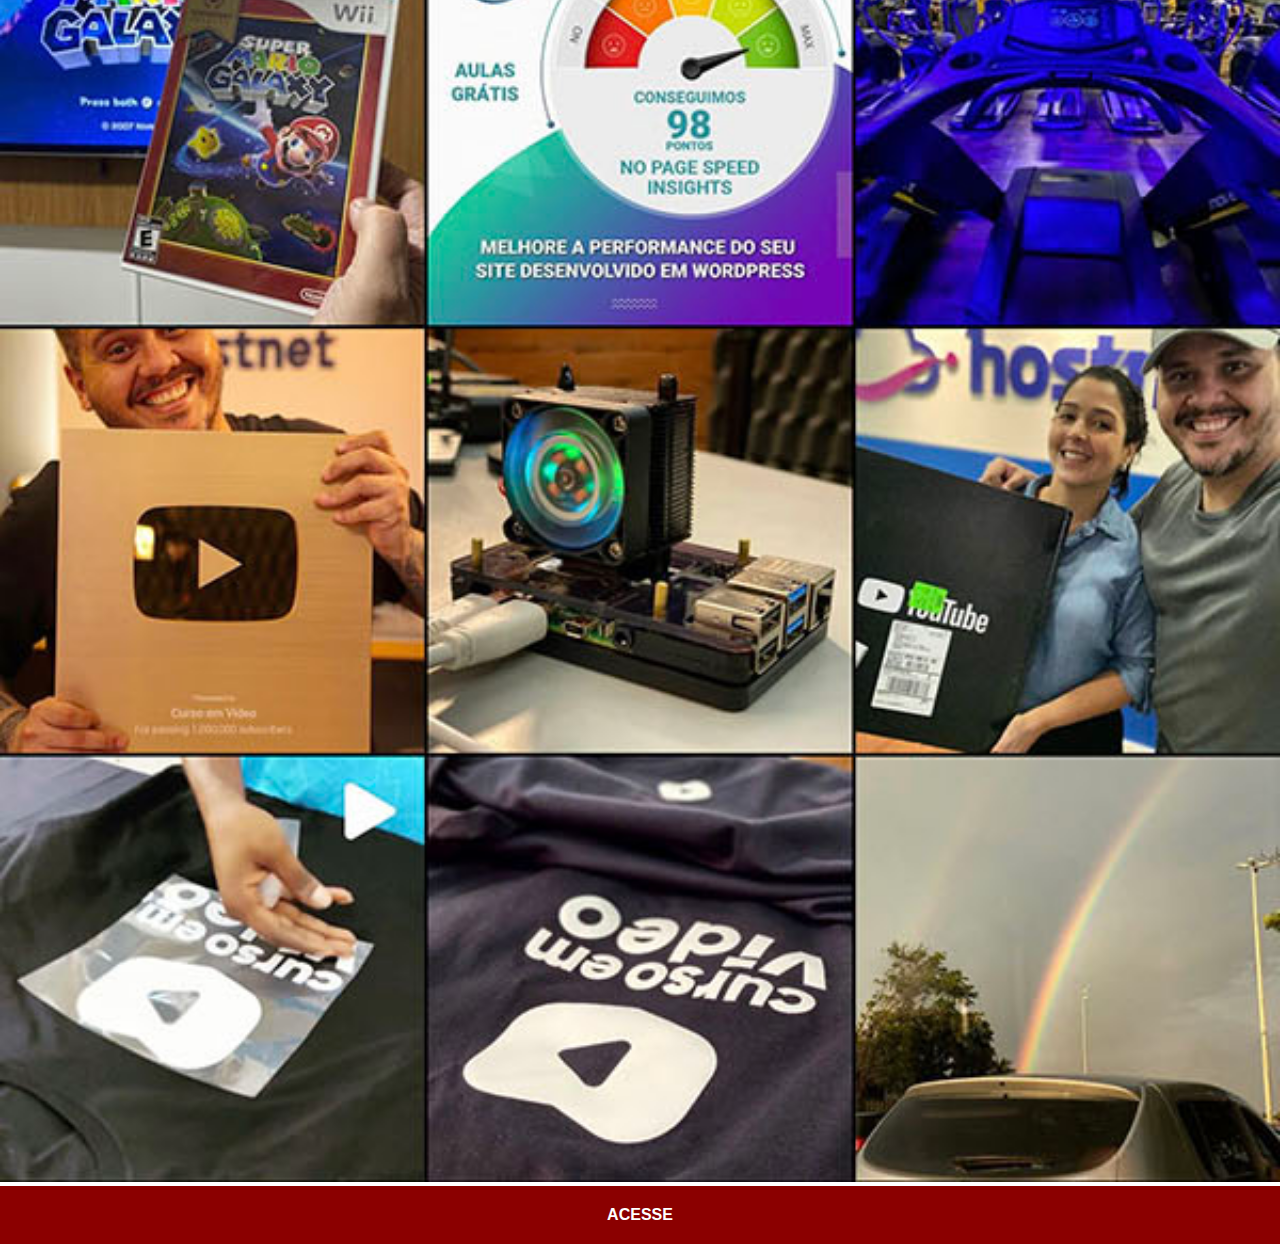
<file: instagram.html>
<!DOCTYPE html>
<html lang="pt-br">
<head>
    <meta charset="UTF-8">
    <meta name="viewport" content="width=device-width, initial-scale=1.0">
    <title>Instagram</title>
    <link rel="stylesheet" href="Estilos/social.css">
</head>
<body>
    <img src="imagens/tela-instagram.jpg" alt="Instagram">
    <a href="https://www.instagram.com/gustavoguanabara/" target="_blank">ACESSE</a>
</body>
</html>
</file>
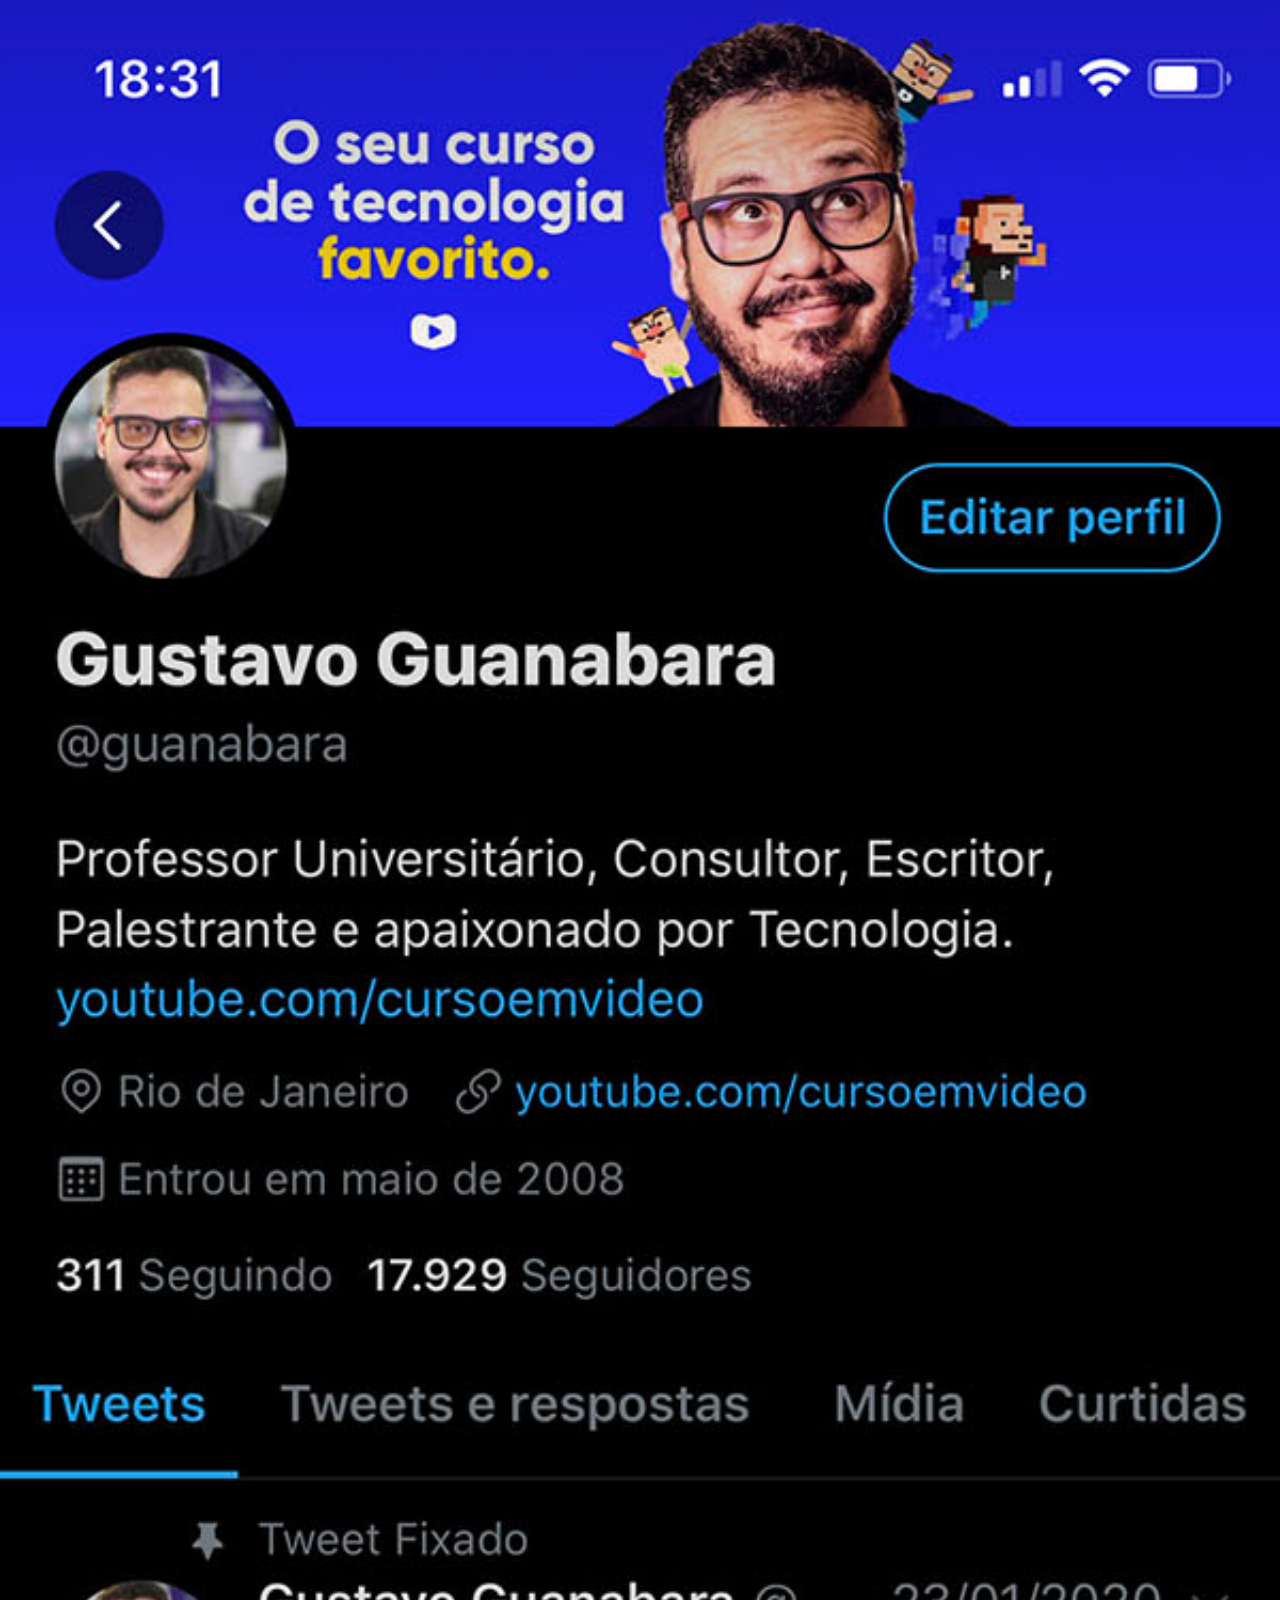
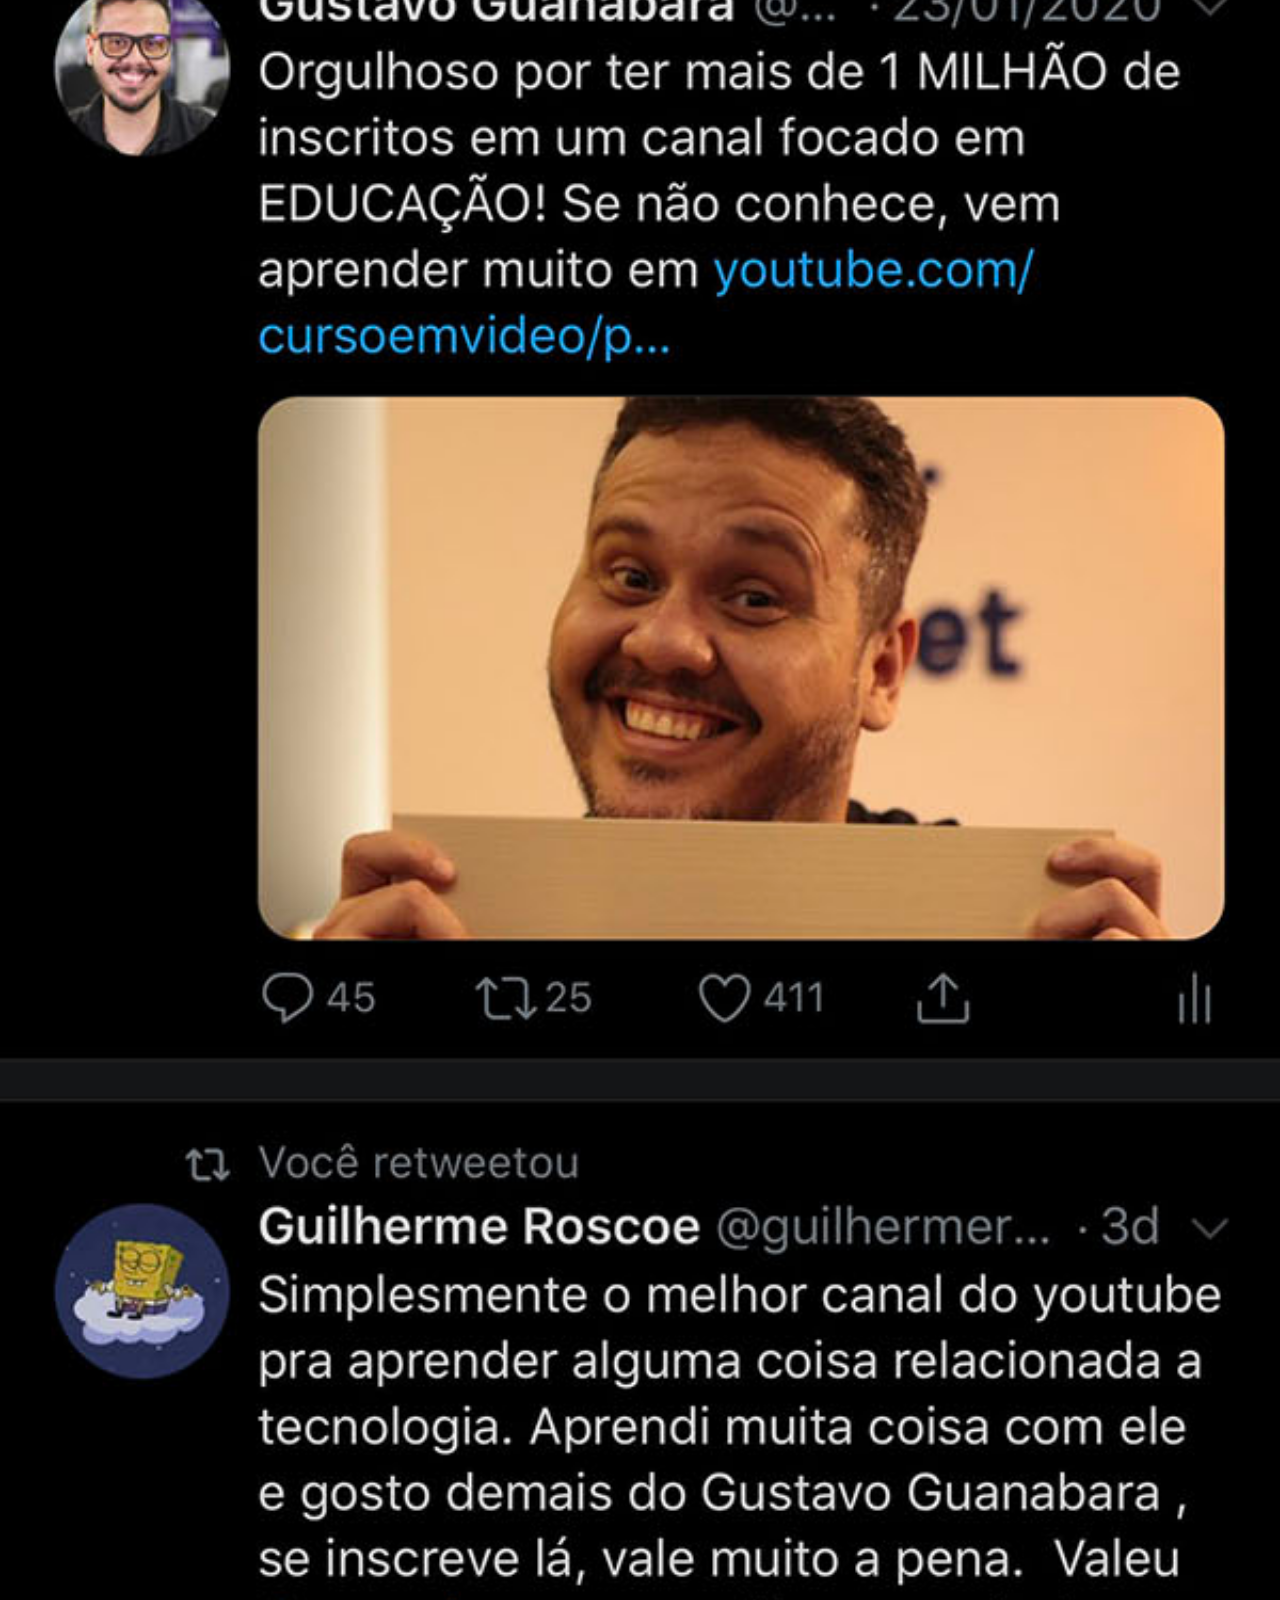
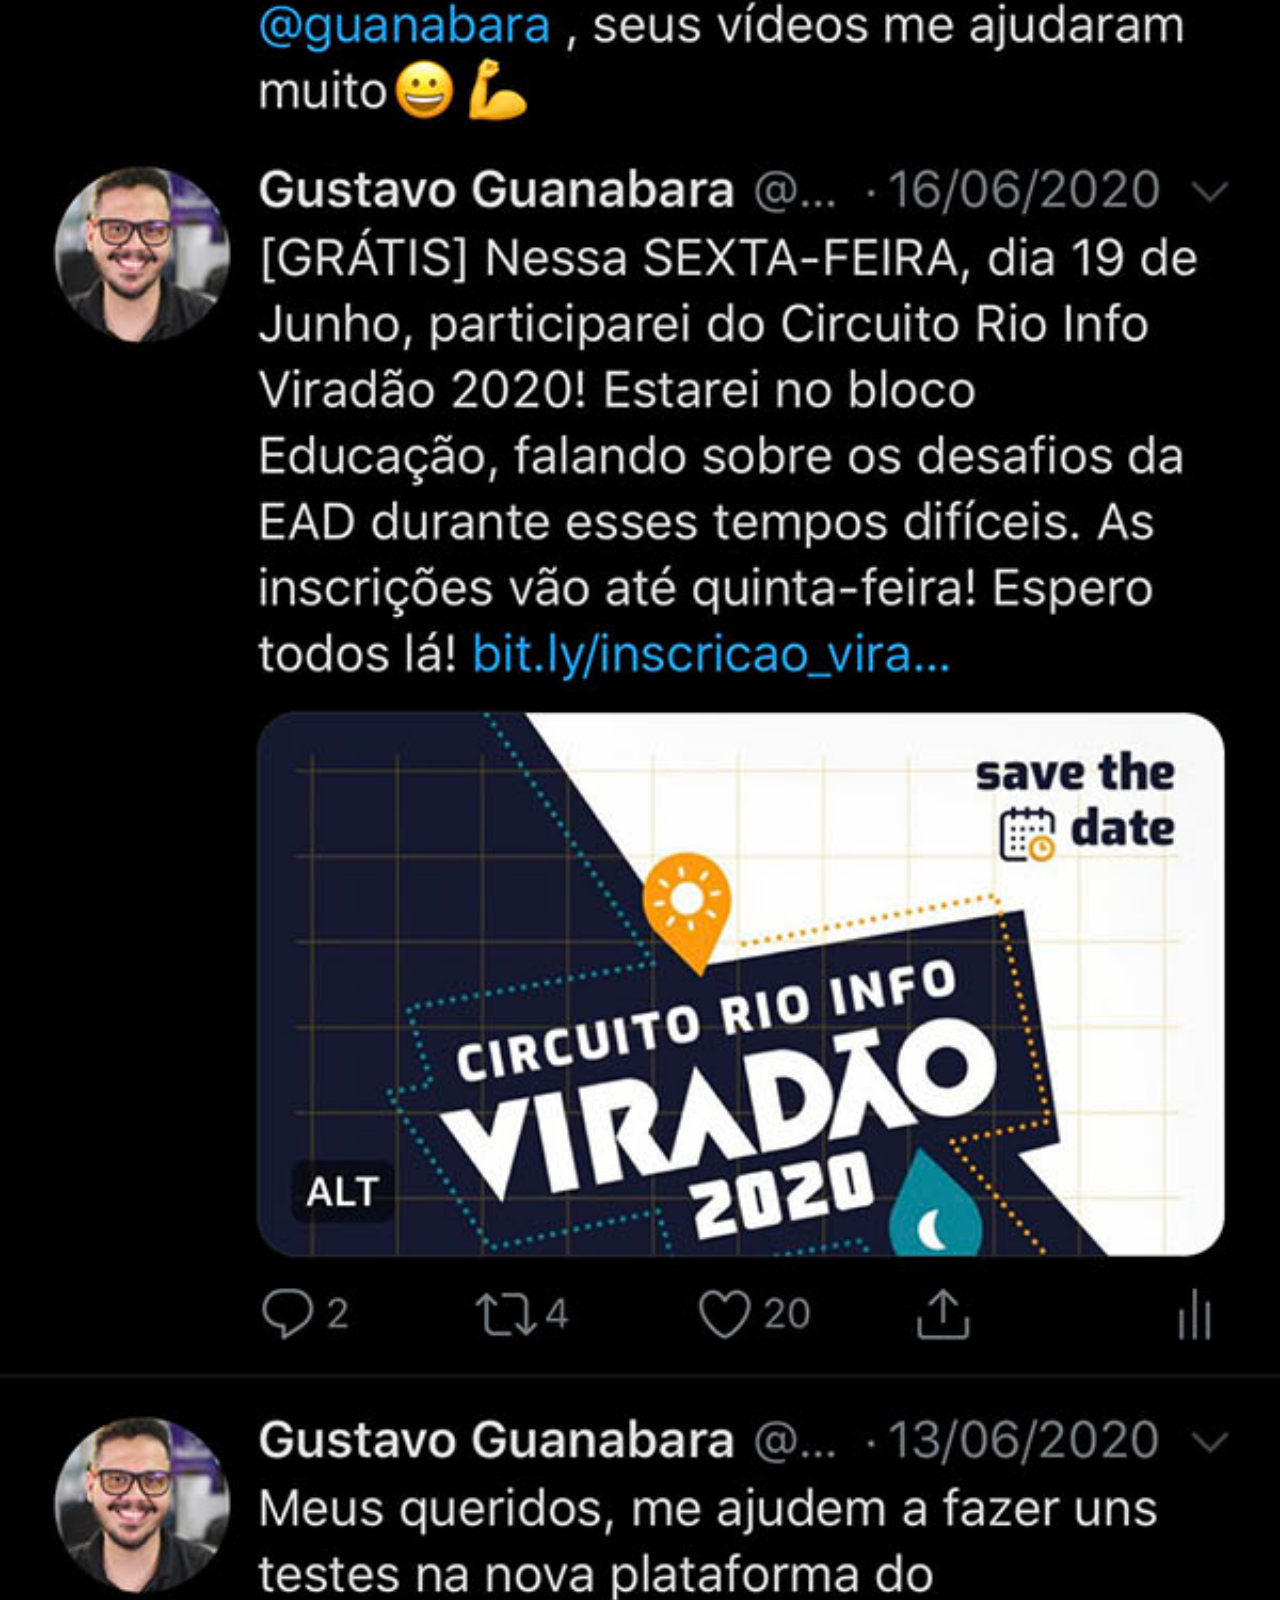
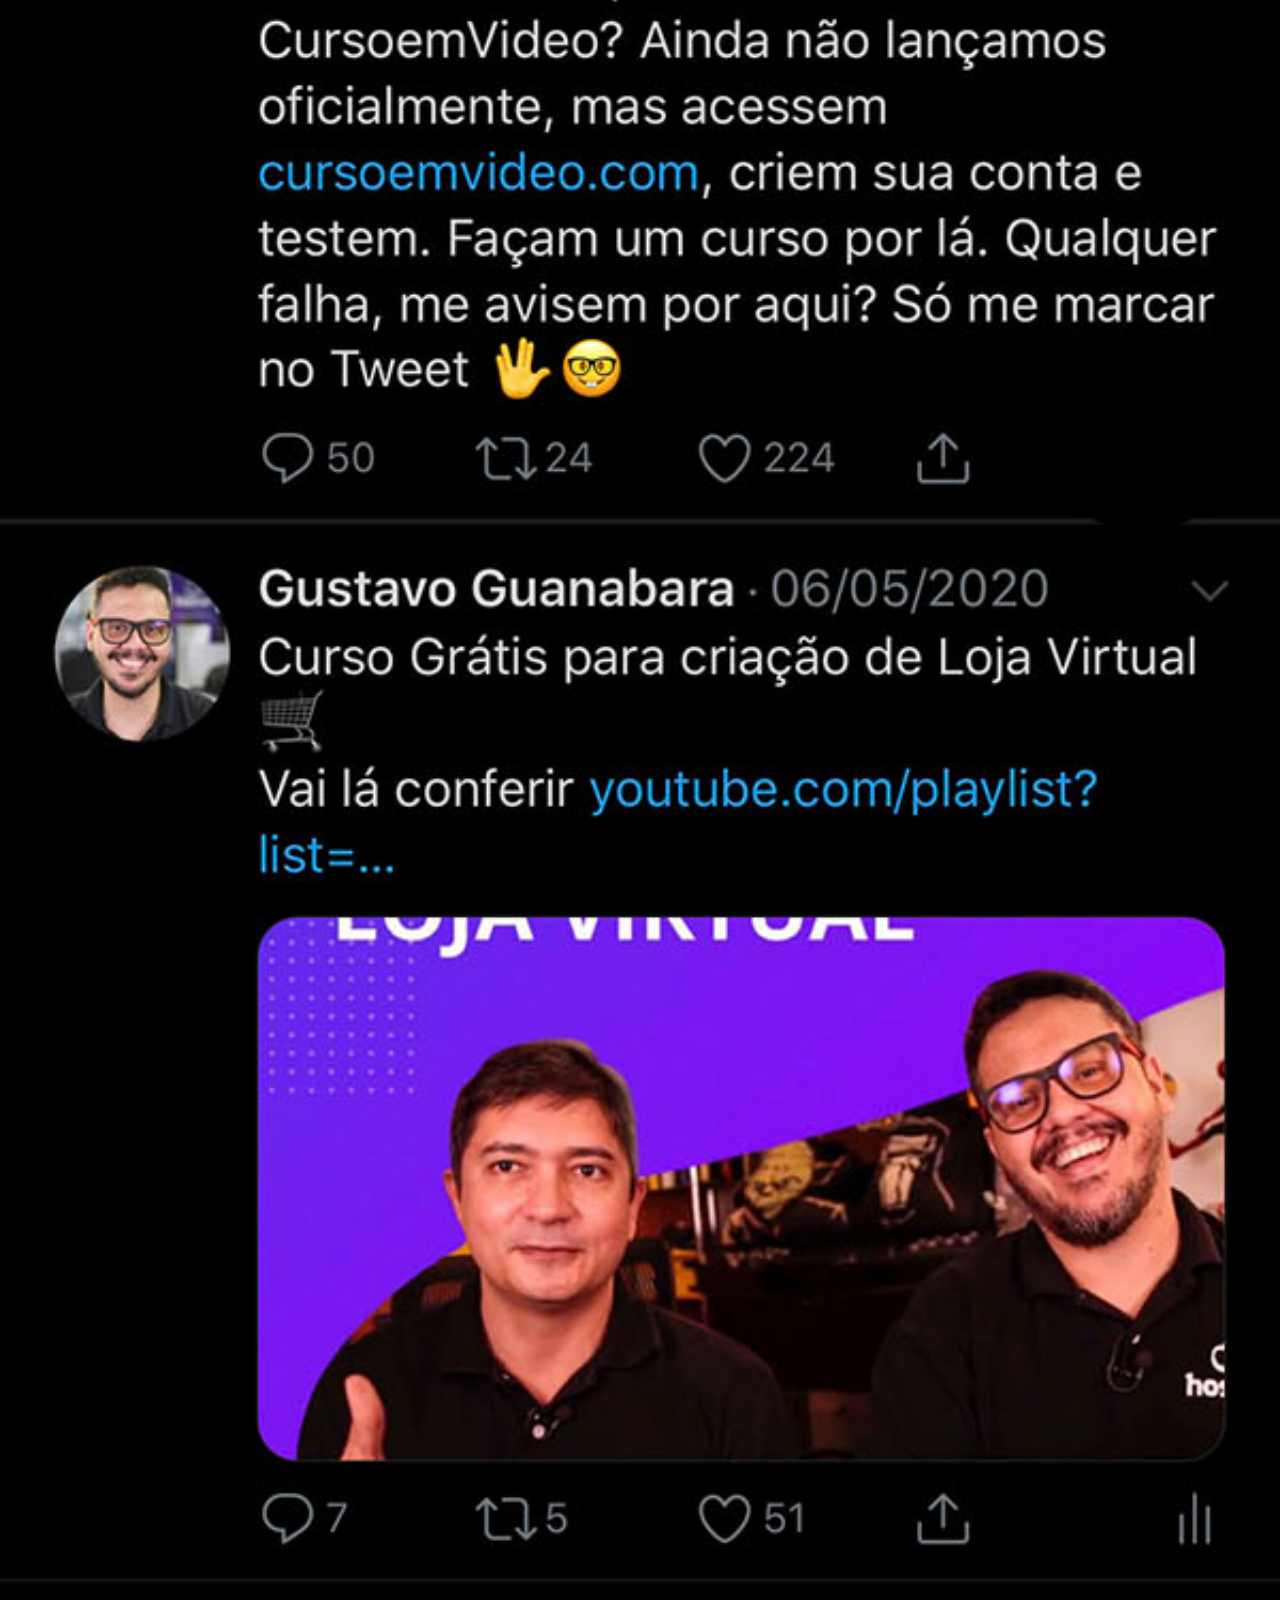
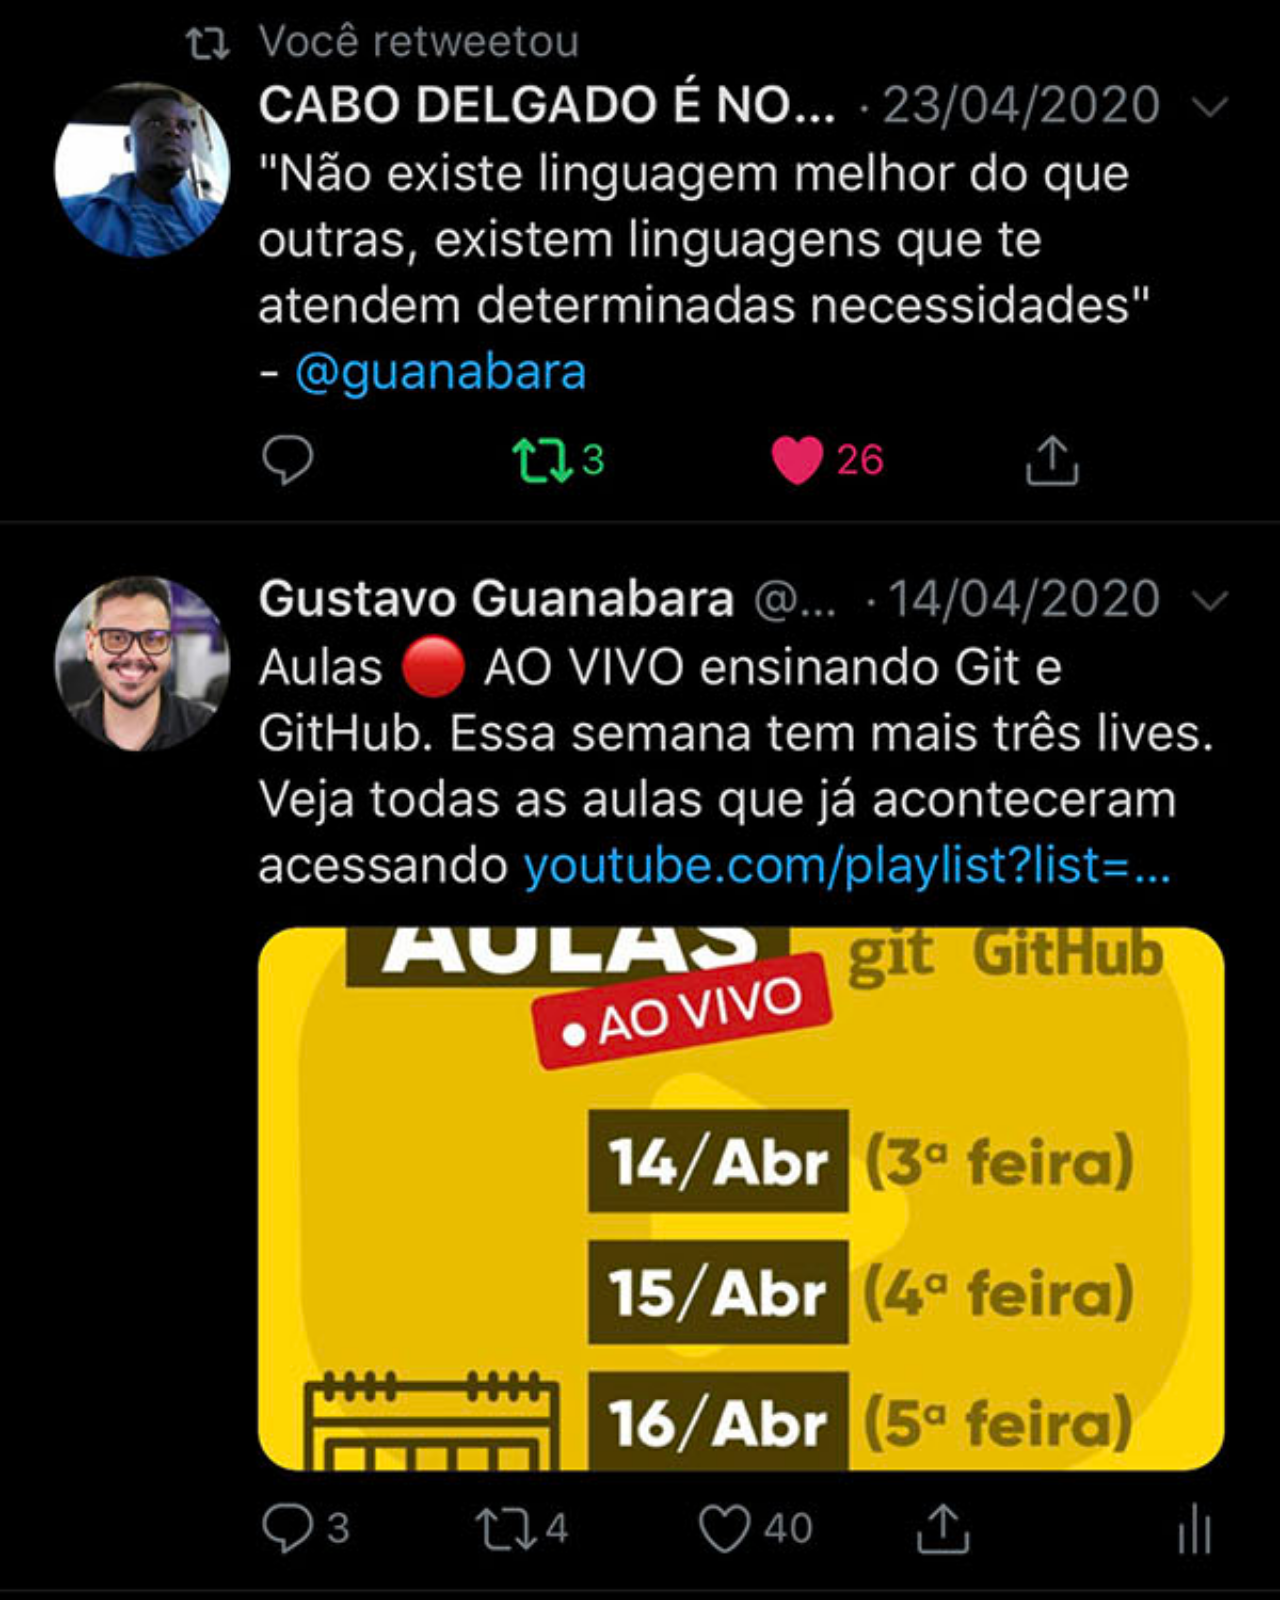
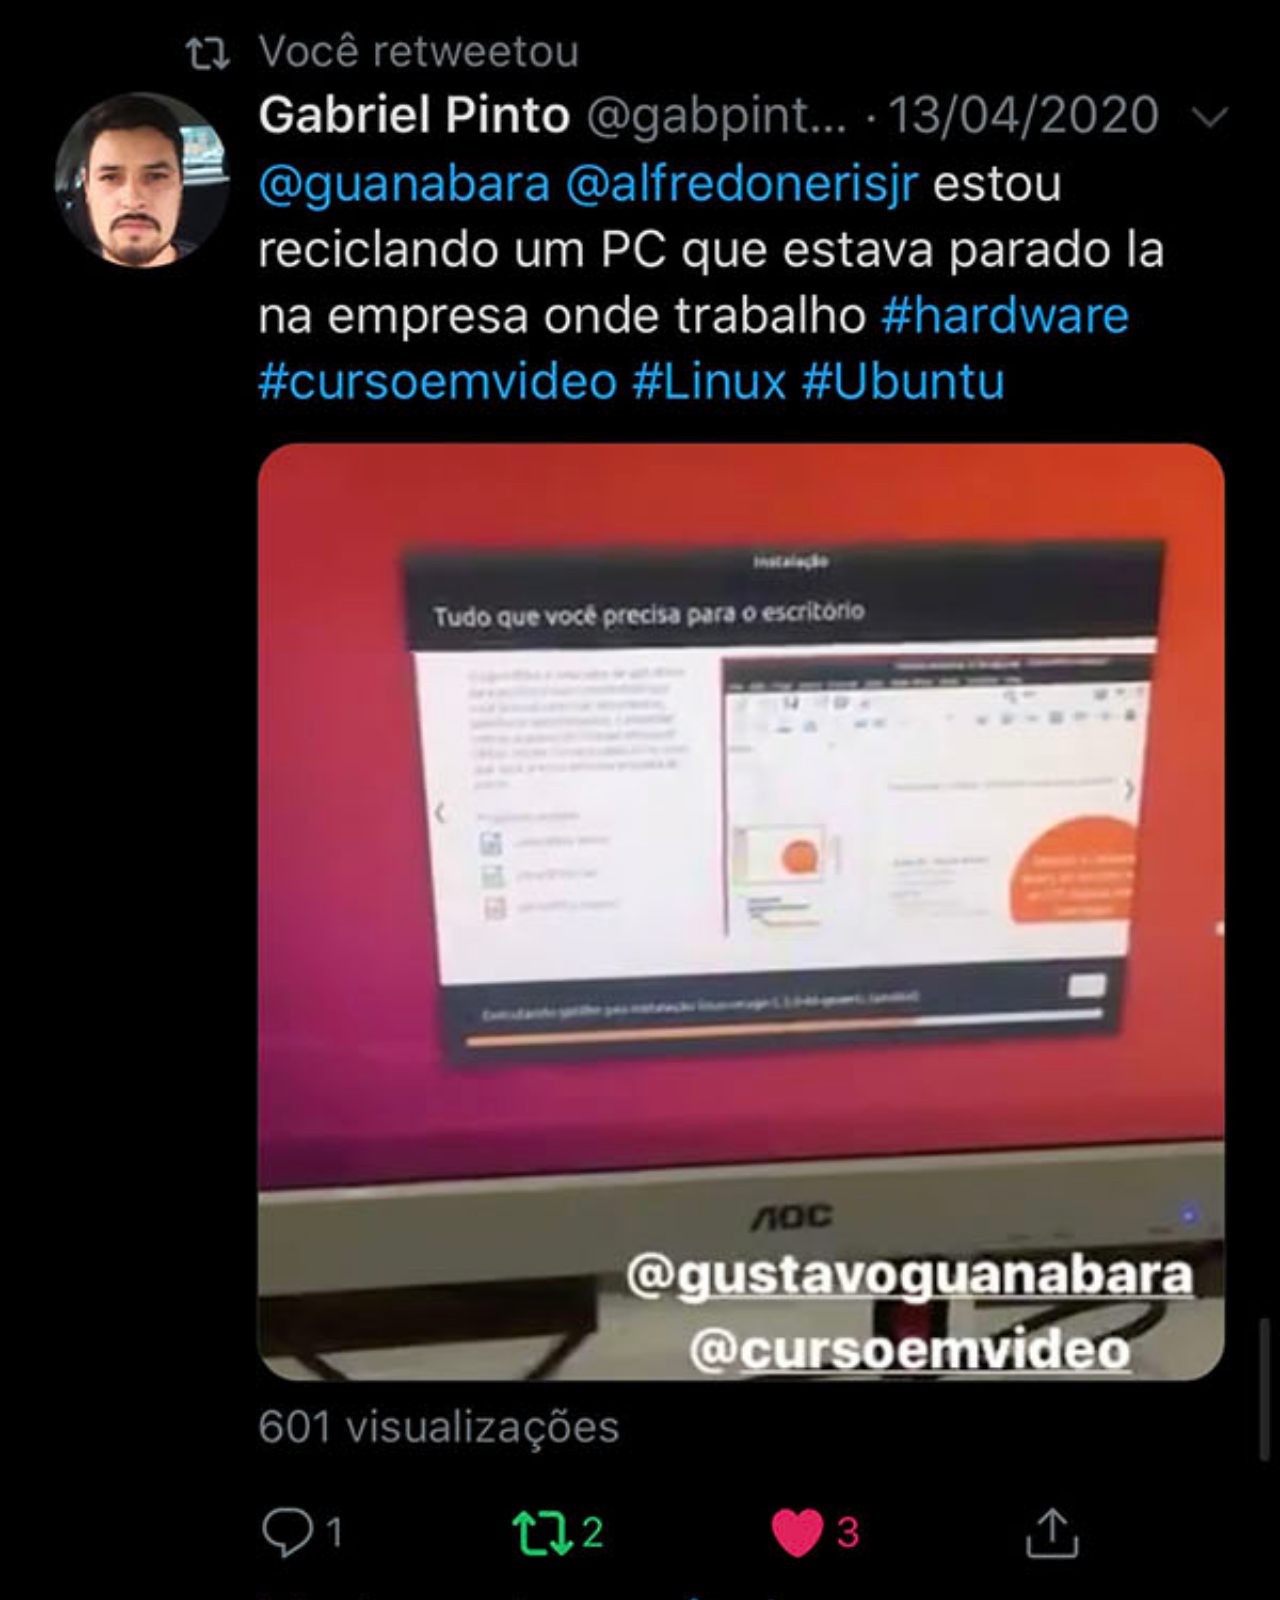
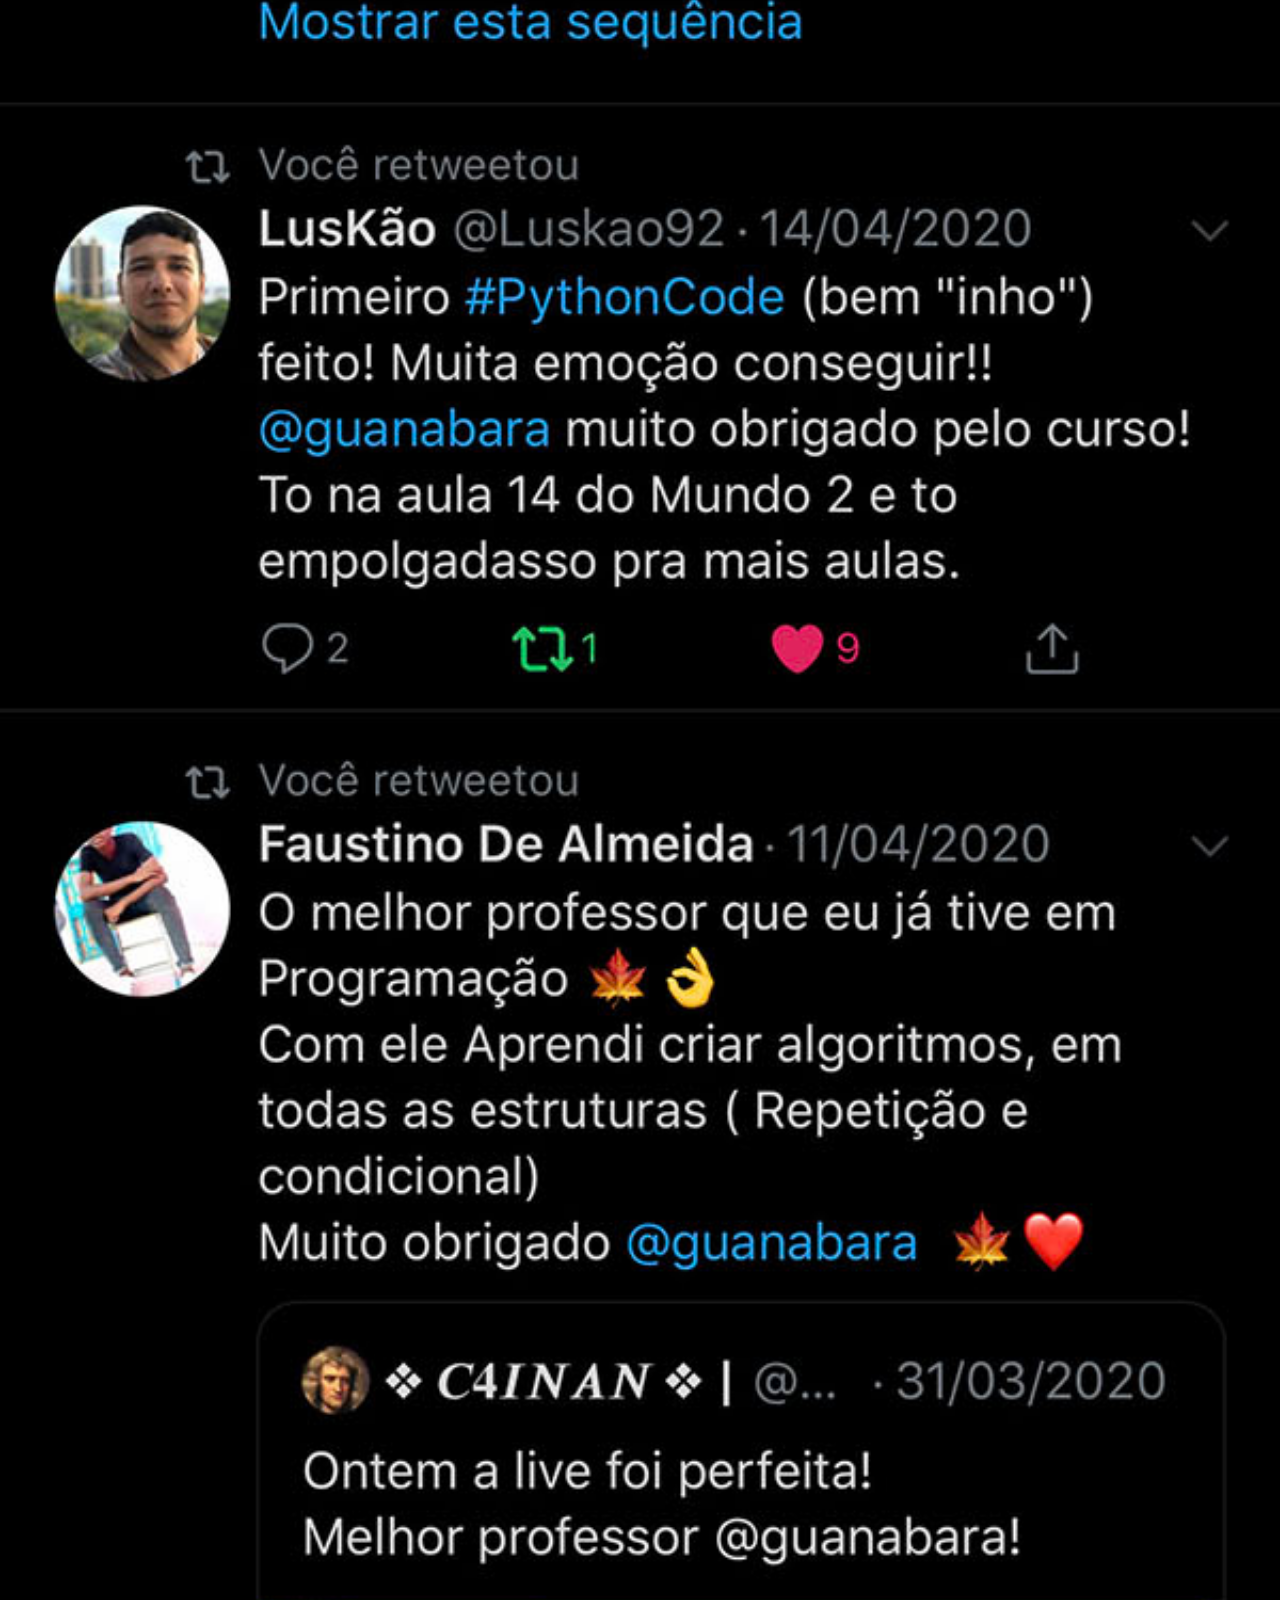
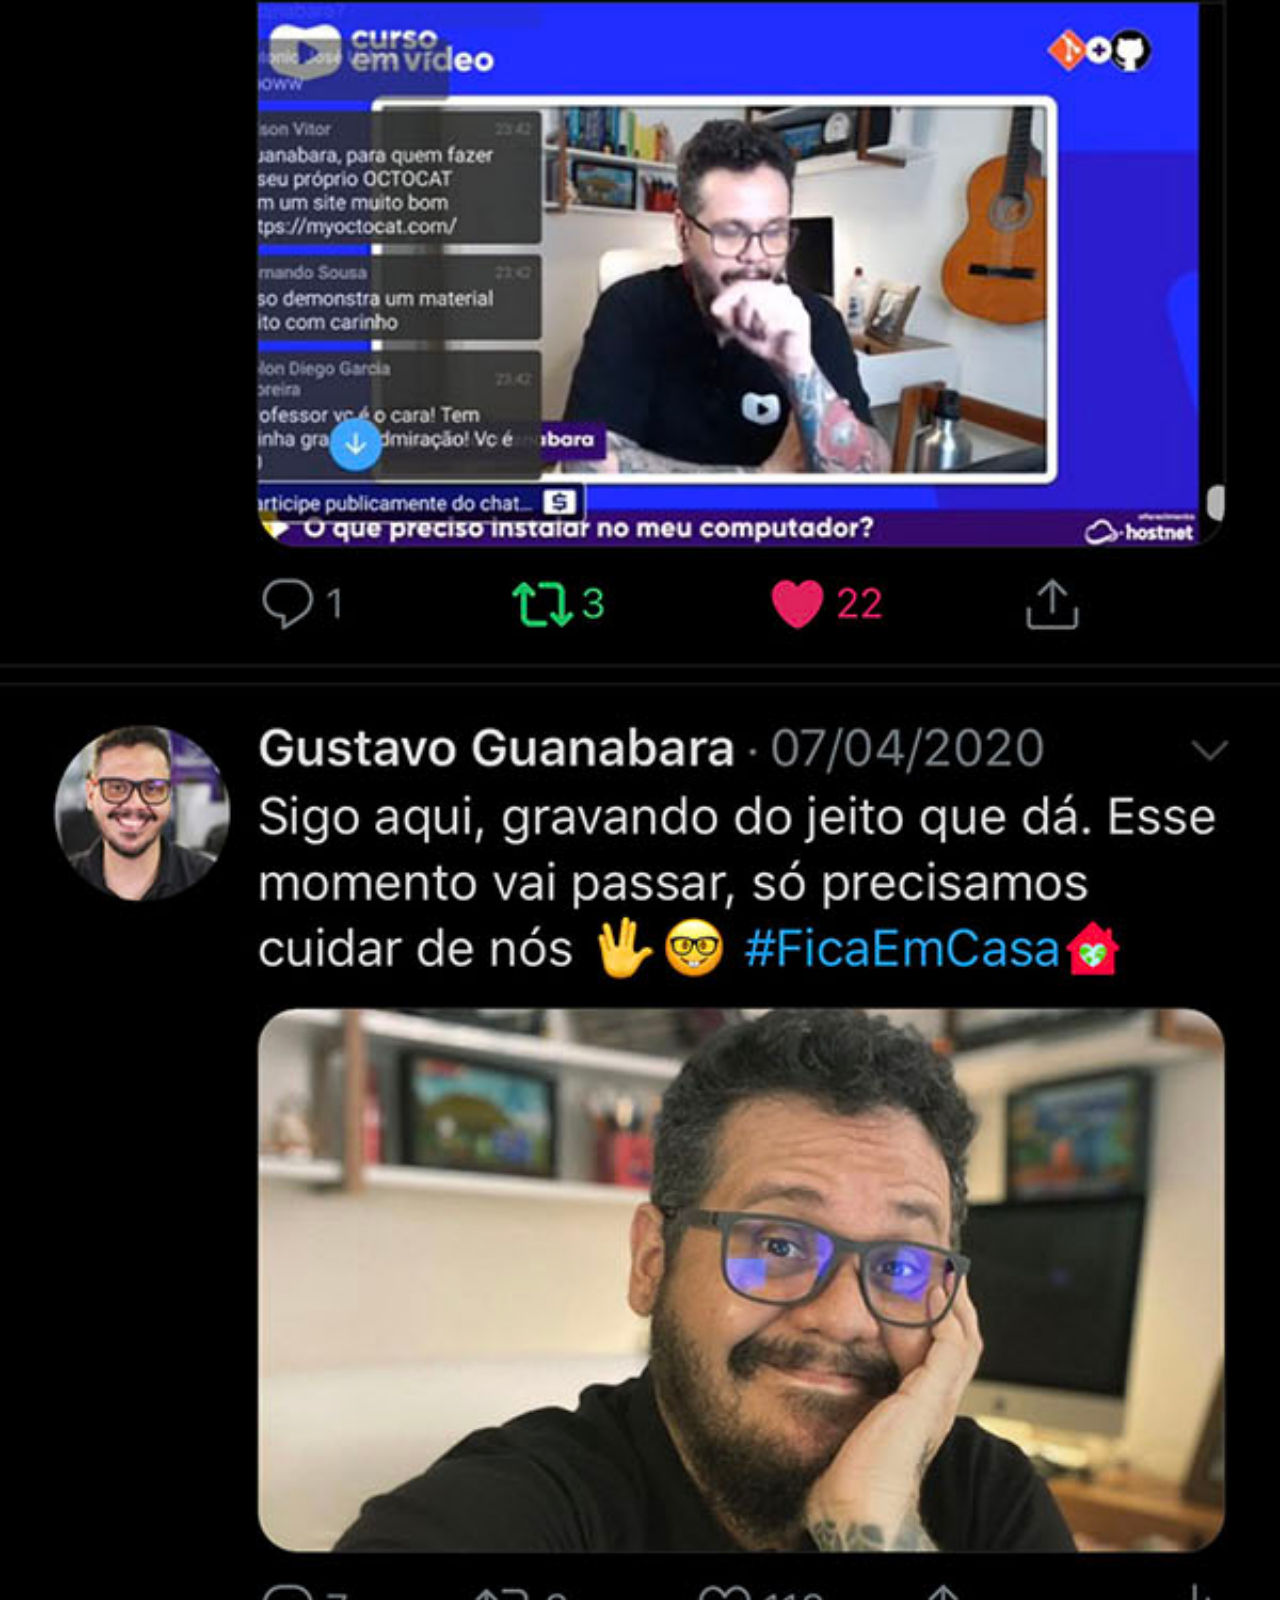
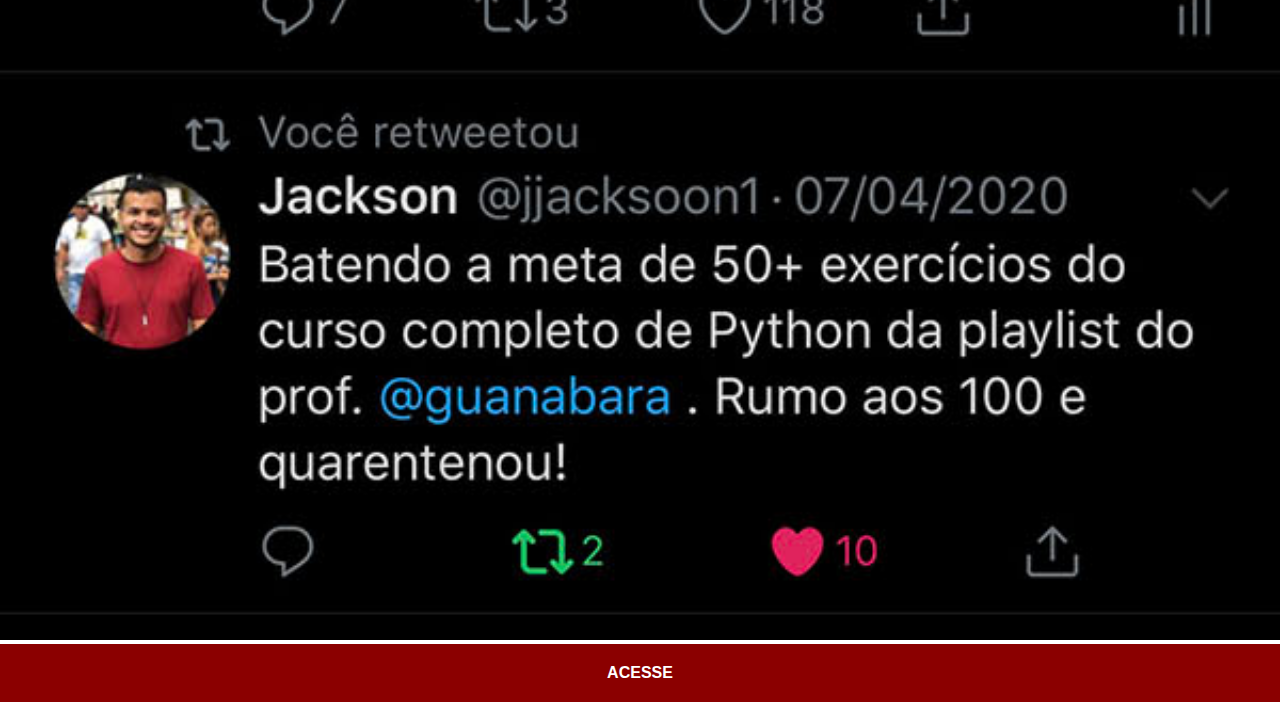
<file: twitter.html>
<!DOCTYPE html>
<html lang="pt-br">
<head>
    <meta charset="UTF-8">
    <meta name="viewport" content="width=device-width, initial-scale=1.0">
    <title>Twitter</title>
    <link rel="stylesheet" href="Estilos/social.css">
</head>
<body>
    <img src="imagens/tela-twitter.jpg" alt="Twitter">
    <a href="https://x.com/guanabara" target="_blank">ACESSE</a>
</body>
</html>
</file>
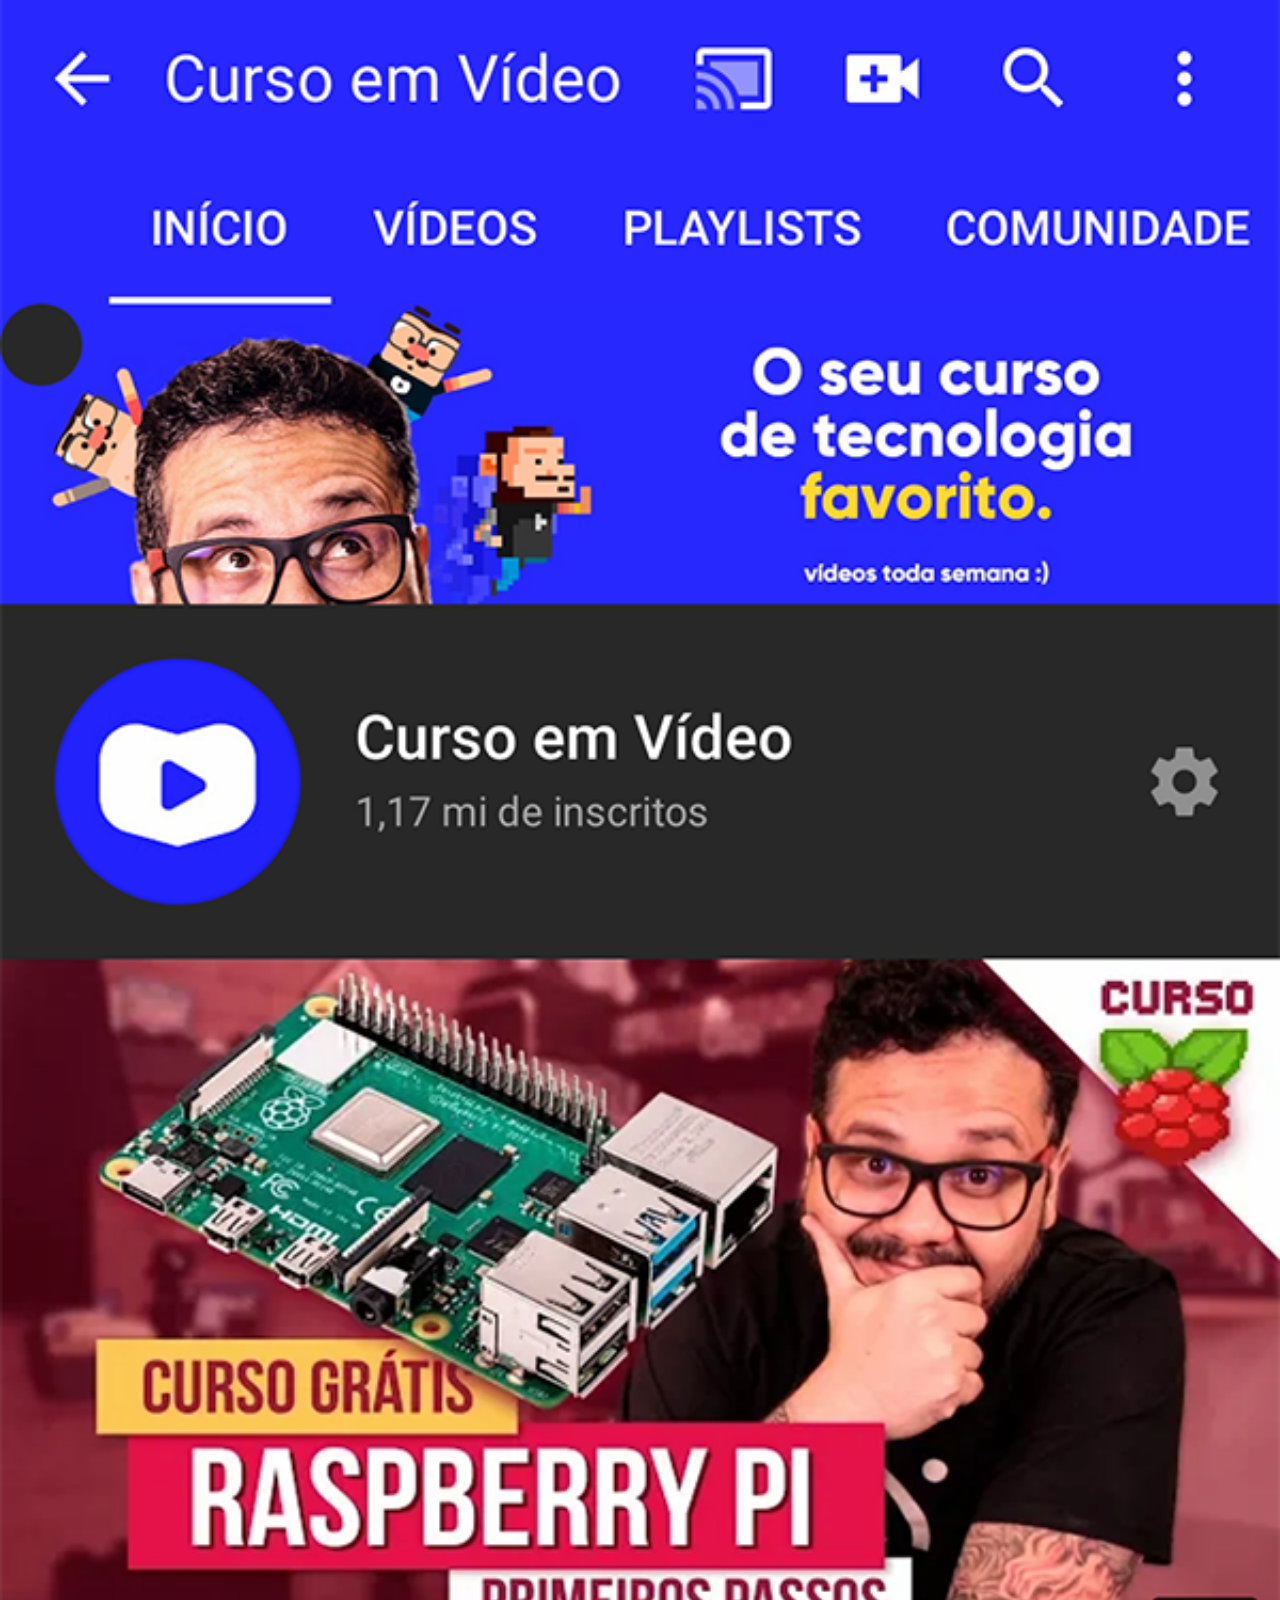
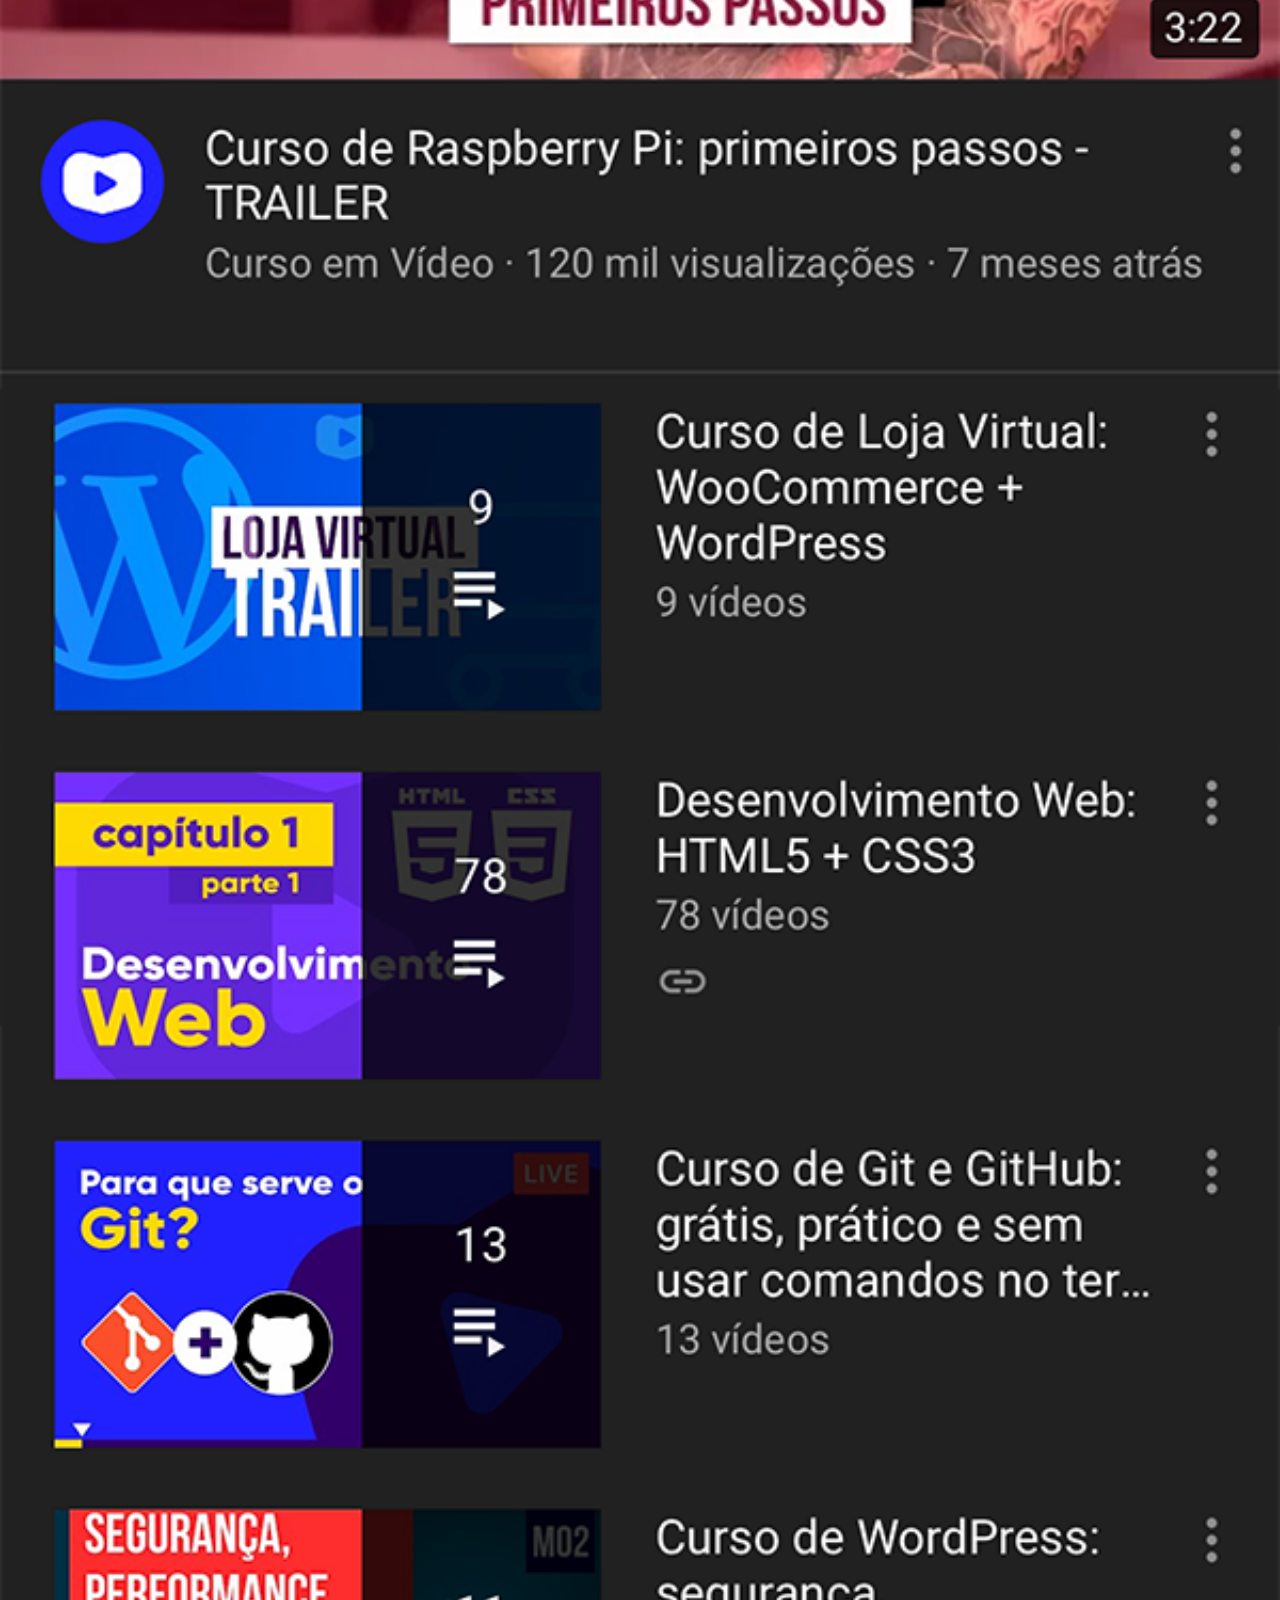
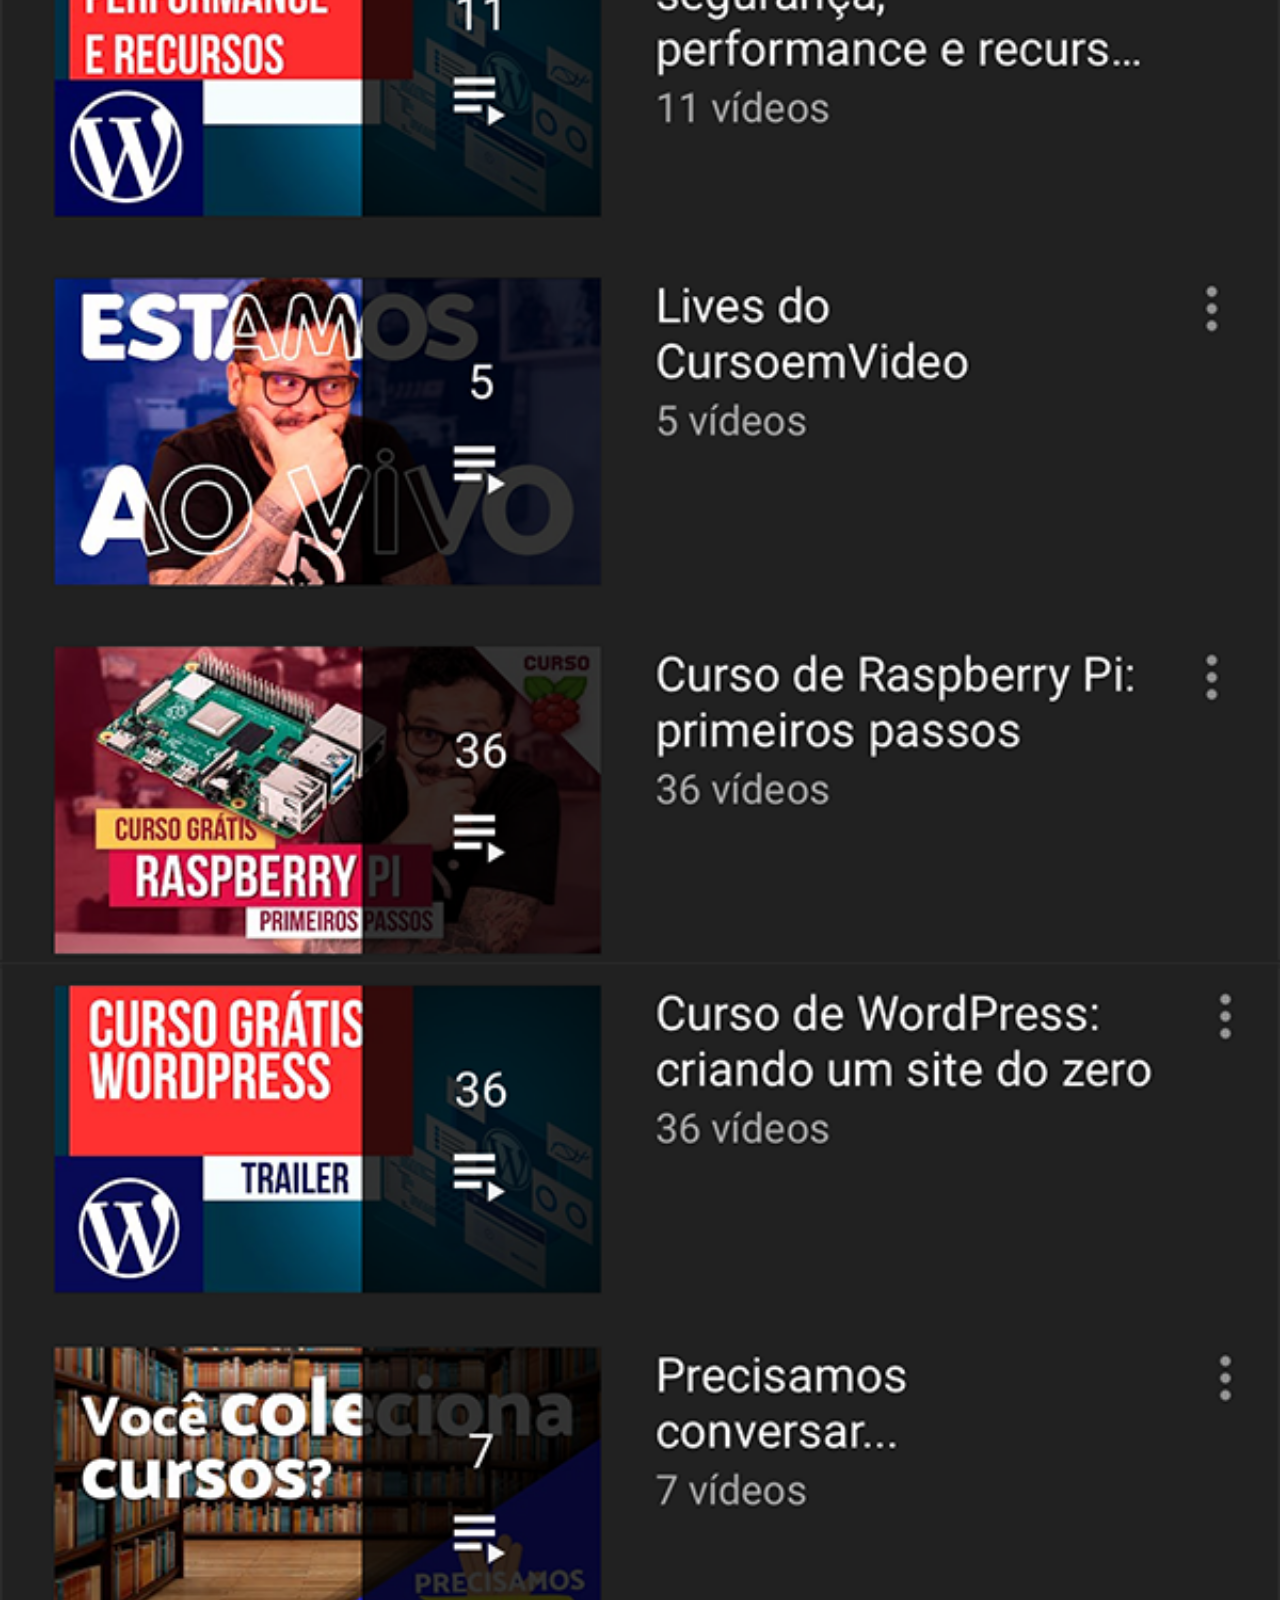
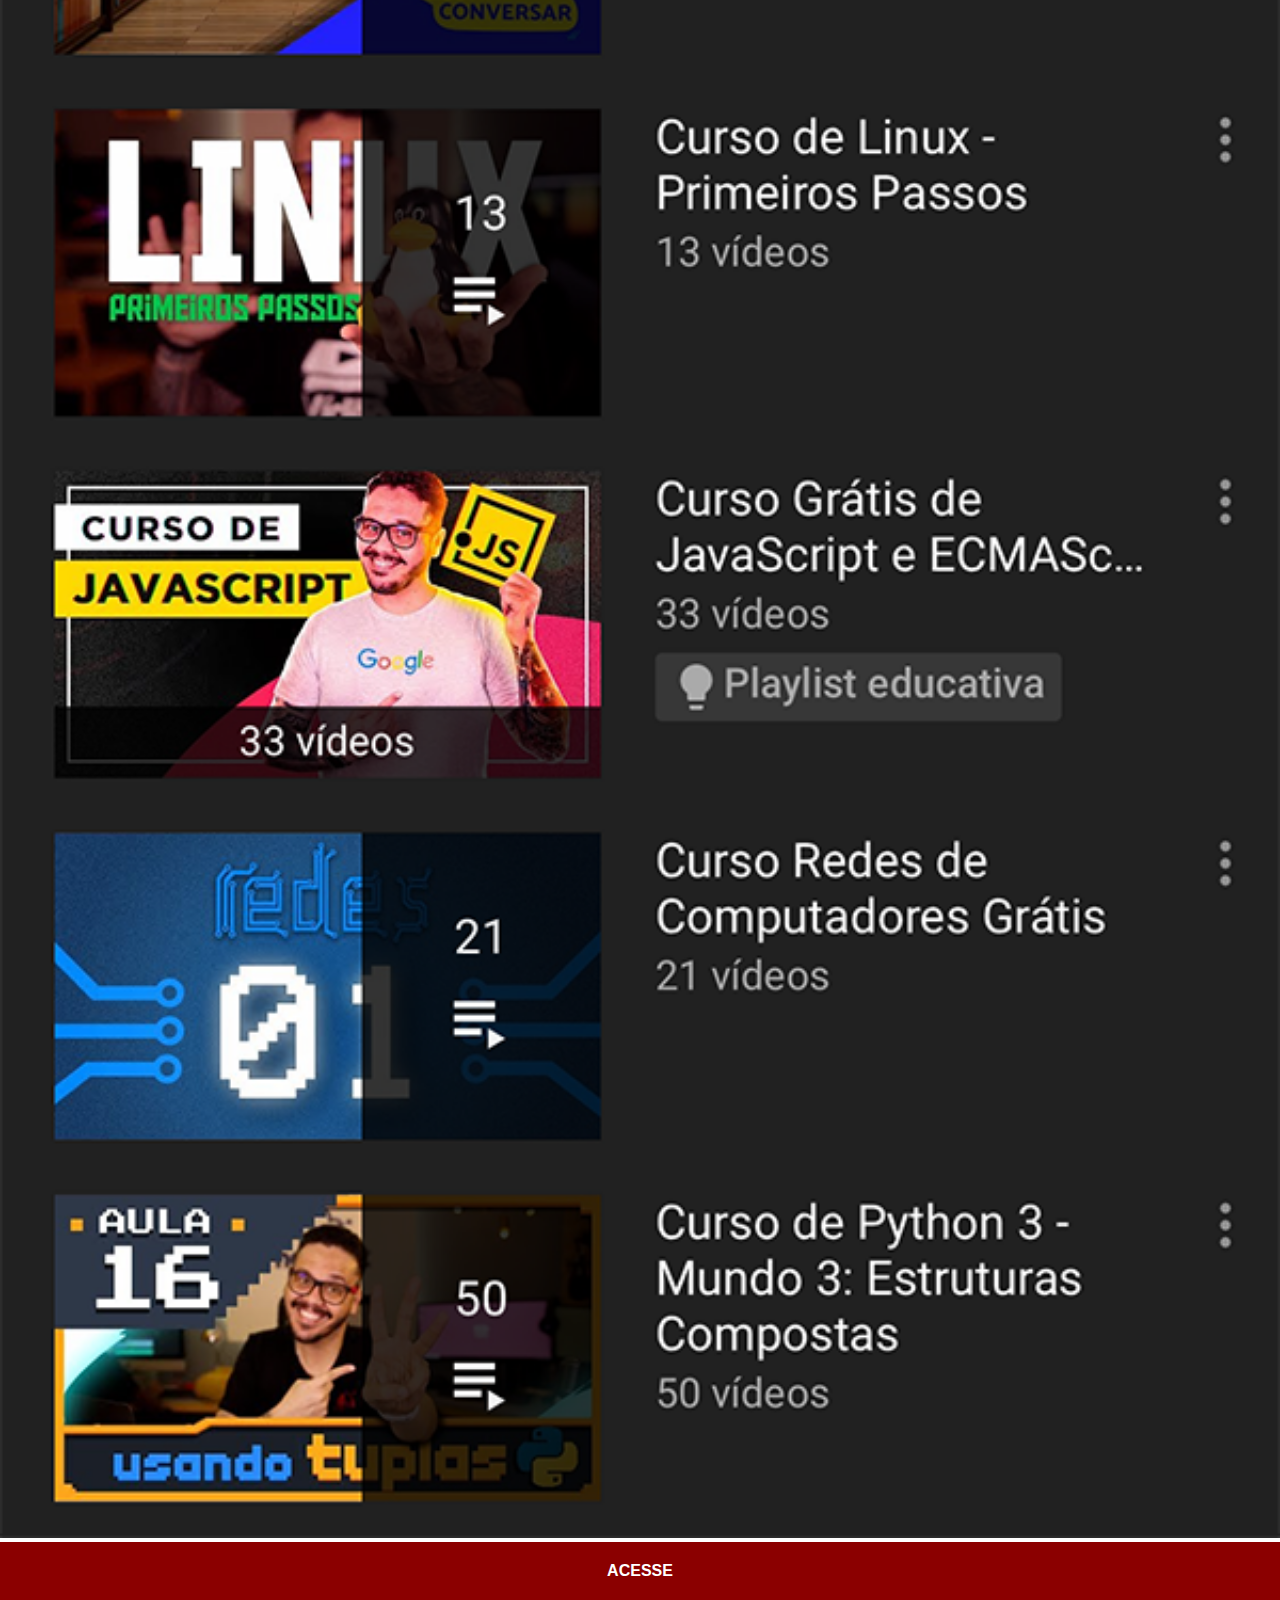
<file: youtube.html>
<!DOCTYPE html>
<html lang="pt-br">
<head>
    <meta charset="UTF-8">
    <meta name="viewport" content="width=device-width, initial-scale=1.0">
    <title>YouTube</title>
    <link rel="stylesheet" href="Estilos/social.css">
    <style>
        
    </style>
</head>
<body>
    <img src="imagens/tela-youtube.png" alt="tela do youtube">
    <a href="https://www.youtube.com/cursoemvideo">ACESSE</a>
</body>
</html>
</file>
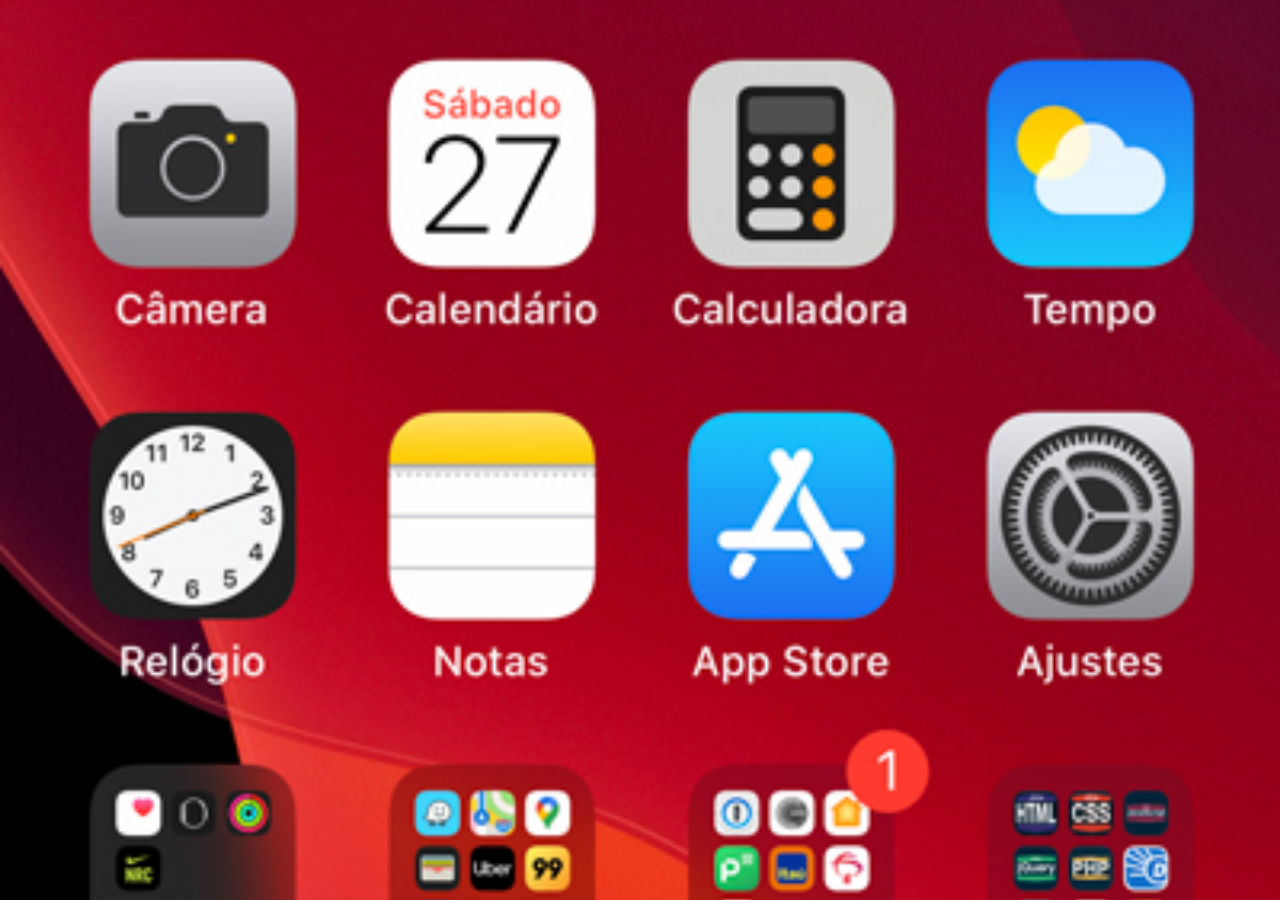
<file: Estilos/home.html>
<!DOCTYPE html>
<html lang="pt-br">
<head>
    <meta charset="UTF-8">
    <meta name="viewport" content="width=device-width, initial-scale=1.0">
    <title>Home</title>
    <style>
        *{
            margin: 0px;
            padding: 0px;
        }
        body{
            
            width: 100vw;
            height: 100vh;
            background:  url('../imagens/tela-home.jpg') no-repeat top center;
            background-size: cover;
        }
        
    </style>
</head>
<body>
    
</body>
</html>
</file>
<file: Estilos/style.css>
@charset "utf-8";

*{
    margin: 0px;
    padding: 0px;
    font-family: Arial, Helvetica, sans-serif;
}
html, body{
    height: 100vh;
    width: 100vw;
  
}
body{
    background: url('../imagens/fundo-madeira.jpg') no-repeat top center;
    background-size: cover;
    background-attachment: fixed;
}
main{
    height: 100vh;
    position: relative;
    
}
section#telefone{
    position: absolute;
    top: 50%;
    left: 50%;
    transform: translate(-50%, -50%);
    height: 627px;
    width: 311px;
    
    background:  url('../imagens/frame-iphone.png') no-repeat;
}
iframe#tela{
    position: relative;
    top: 80px;
    left: 22px;
    width: 269px;
    height: 467px;

}
section#redes-sociais{
    text-align: right;
}
section#redes-sociais img {
    width: 50px;
    margin: 10px;
    border-radius: 50%;
    box-shadow: 2px 2px 5px rgba(0, 0, 0, 0.404);
    box-sizing: border-box;
    
}
section#redes-sociais img:hover{
    border: 2px solid rgba(255, 255, 255, 0.616);
    transform: translate(-3px, -3px);
    box-shadow: 5px 5px 10px rgba(0, 0, 0, 0.61);
    transition: transform .3s, border 1s;
}
</file>
<file: Estilos/social.css>
@charset "utf-8";
*{
    margin: 0px;
    padding: 0px;
    font-family:Arial, Helvetica, sans-serif ;
   }
   ::-webkit-scrollbar{
       width: 0px;
       height: 0px;
   }
   img{
  width: 100vw;
  
   }
   a{
   display: block;
   background-color: darkred;
   color: white;
   padding: 20px;
   text-align: center;
   font-weight: bolder;
   text-decoration: none;
   }
   a:hover{
       background-color: red;
   }
</file>
